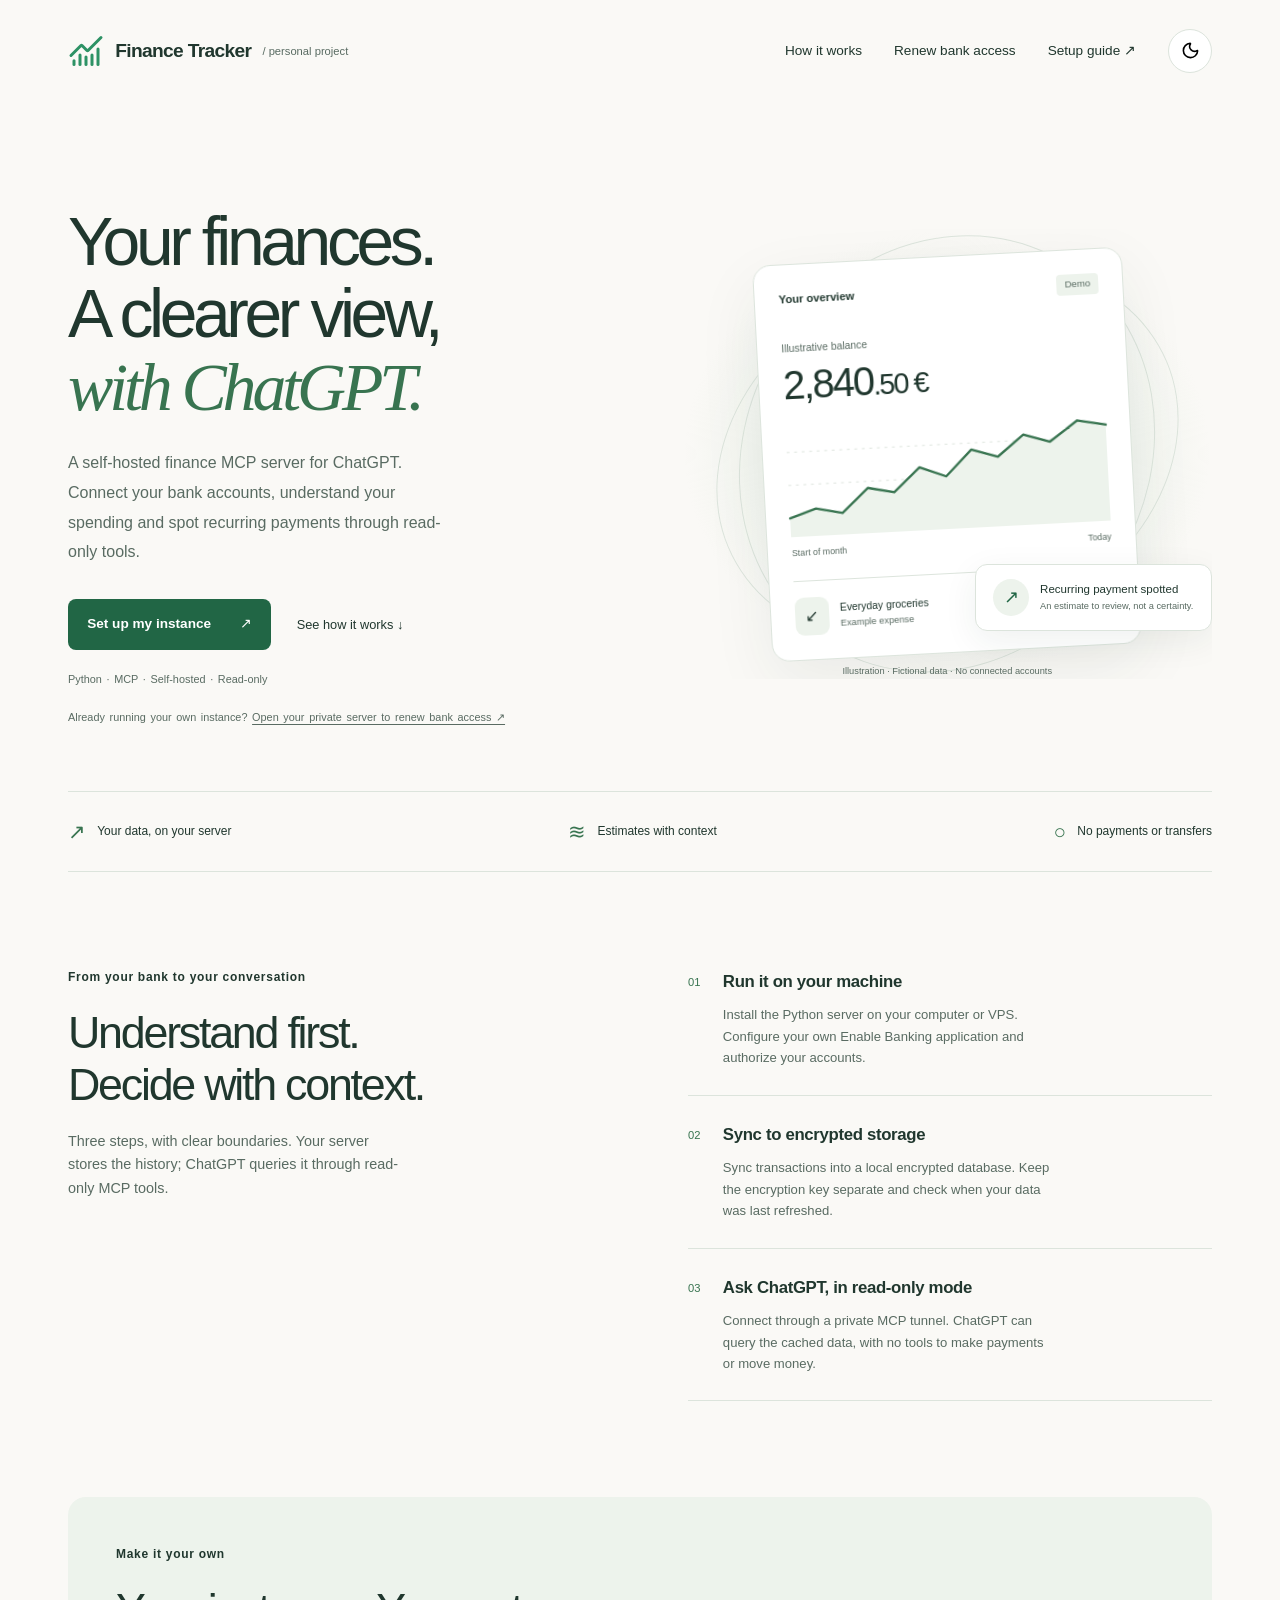
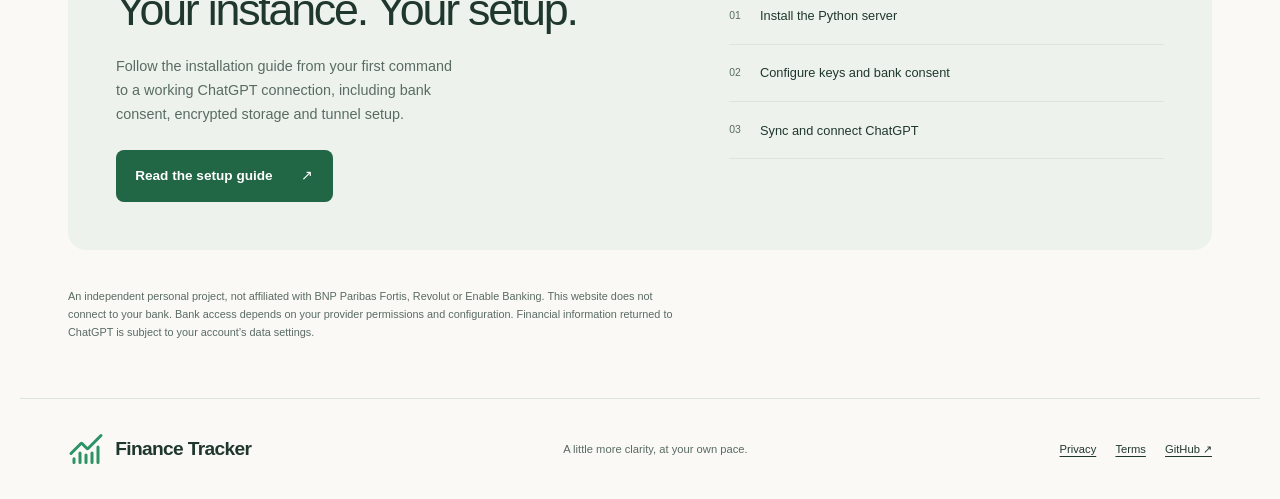
<file: index.html>
<!doctype html>
<html lang="en">
<head>
  <meta charset="utf-8">
  <meta name="viewport" content="width=device-width,initial-scale=1">
  <meta name="referrer" content="no-referrer">
  <meta http-equiv="Content-Security-Policy" content="default-src 'none'; style-src 'self'; script-src 'self'; base-uri 'none'; form-action 'none'; connect-src 'none'; img-src 'self'">
  <meta name="description" content="A self-hosted finance MCP server for ChatGPT. Explore bank accounts, spending and recurring payments with read-only tools and encrypted local storage.">
  <script src="theme.js"></script>
  <link rel="stylesheet" href="style.css">
  <link rel="icon" href="favicon.svg" type="image/svg+xml">
  <title>Finance Tracker — A finance MCP server for ChatGPT</title>
</head>
<body><a class="skip" href="#main">Skip to content</a>
<header><nav aria-label="Main navigation">
  <a class="brand" href="index.html"><img class="brand-mark" src="favicon.svg" alt="" width="36" height="36">Finance Tracker<span class="project-label"> / personal project</span></a>
  <div class="nav-links"><a href="index.html#how-it-works">How it works</a><a href="connection.html">Renew bank access</a><a href="installation.html">Setup guide <span aria-hidden="true">↗</span></a><button class="theme-toggle" id="theme-toggle" type="button" aria-label="Switch to dark theme" aria-pressed="false" title="Switch to dark theme"><img class="moon-icon" src="moon.svg" alt="" width="19" height="19"><img class="sun-icon" src="sun.svg" alt="" width="19" height="19"></button></div>
</nav></header><main id="main">
  <section class="hero" aria-labelledby="hero-title">
    <div class="hero-copy">
      <h1 id="hero-title">Your finances.<br>A clearer view,<br><em>with ChatGPT.</em></h1>
      <p class="intro">A self-hosted finance MCP server for ChatGPT. Connect your bank accounts, understand your spending and spot recurring payments through read-only tools.</p>
      <div class="actions"><a class="button" href="installation.html">Set up my instance <span aria-hidden="true">↗</span></a><a class="text-link" href="#how-it-works">See how it works <span aria-hidden="true">↓</span></a></div>
      <p class="hero-note">Python · MCP · Self-hosted · Read-only</p>
      <p class="hero-note">Already running your own instance? <a href="connection.html">Open your private server to renew bank access ↗</a></p>
    </div>
    <figure class="visual" aria-label="Illustrated financial summary with fictional data">
      <div class="visual-grid" aria-hidden="true"></div><span class="orbit orbit-one" aria-hidden="true"></span><span class="orbit orbit-two" aria-hidden="true"></span>
      <div class="summary"><div class="summary-top"><span>Your overview</span><span class="demo">Demo</span></div><p class="balance-label">Illustrative balance</p><p class="balance">2,840<span>.50 €</span></p>
        <svg class="chart" viewBox="0 0 340 120" role="img" aria-label="Decorative chart of a fictional balance"><path class="chart-guide" d="M0 30H340 M0 65H340 M0 100H340"/><path class="chart-fill" d="M0 100L28 91L56 97L84 72L112 78L140 53L168 64L196 37L224 46L252 24L280 33L310 12L340 18V120H0Z"/><path class="chart-line" d="M0 100L28 91L56 97L84 72L112 78L140 53L168 64L196 37L224 46L252 24L280 33L310 12L340 18"/></svg>
        <div class="chart-caption"><span>Start of month</span><span>Today</span></div><div class="transaction"><span class="transaction-icon" aria-hidden="true">↙</span><span>Everyday groceries<small>Example expense</small></span><strong>− 48.60 €</strong></div>
      </div><div class="floating-note"><span class="note-icon" aria-hidden="true">↗</span><span>Recurring payment spotted<small>An estimate to review, not a certainty.</small></span></div>
      <figcaption>Illustration · Fictional data · No connected accounts</figcaption>
    </figure>
  </section>
  <section class="principles" aria-label="Project principles"><p><span aria-hidden="true">↗</span> Your data, on your server</p><p><span aria-hidden="true">≋</span> Estimates with context</p><p><span aria-hidden="true">○</span> No payments or transfers</p></section>
  <section id="how-it-works" class="features" aria-labelledby="features-title"><div class="section-heading"><p class="eyebrow">From your bank to your conversation</p><h2 id="features-title">Understand first.<br>Decide with context.</h2><p>Three steps, with clear boundaries. Your server stores the history; ChatGPT queries it through read-only MCP tools.</p></div>
    <div class="feature-list"><article><span class="number">01</span><div><h3>Run it on your machine</h3><p>Install the Python server on your computer or VPS. Configure your own Enable Banking application and authorize your accounts.</p></div></article><article><span class="number">02</span><div><h3>Sync to encrypted storage</h3><p>Sync transactions into a local encrypted database. Keep the encryption key separate and check when your data was last refreshed.</p></div></article><article><span class="number">03</span><div><h3>Ask ChatGPT, in read-only mode</h3><p>Connect through a private MCP tunnel. ChatGPT can query the cached data, with no tools to make payments or move money.</p></div></article></div>
  </section>
  <section class="setup" aria-labelledby="setup-title"><div><p class="eyebrow">Make it your own</p><h2 id="setup-title">Your instance. Your setup.</h2><p>Follow the installation guide from your first command to a working ChatGPT connection, including bank consent, encrypted storage and tunnel setup.</p><a class="button" href="installation.html">Read the setup guide <span aria-hidden="true">↗</span></a></div><ol class="setup-steps"><li><span>01</span> Install the Python server</li><li><span>02</span> Configure keys and bank consent</li><li><span>03</span> Sync and connect ChatGPT</li></ol></section>
  <aside class="disclaimer"><p>An independent personal project, not affiliated with BNP Paribas Fortis, Revolut or Enable Banking. This website does not connect to your bank. Bank access depends on your provider permissions and configuration. Financial information returned to ChatGPT is subject to your account’s data settings.</p></aside>
</main><footer><a class="brand" href="index.html"><img class="brand-mark" src="favicon.svg" alt="" width="36" height="36">Finance Tracker</a><p>A little more clarity, at your own pace.</p><div><a href="privacy.html">Privacy</a><a href="terms.html">Terms</a><a href="https://github.com/edouaz/finance-bot">GitHub ↗</a></div></footer></body>
</html>
</file>
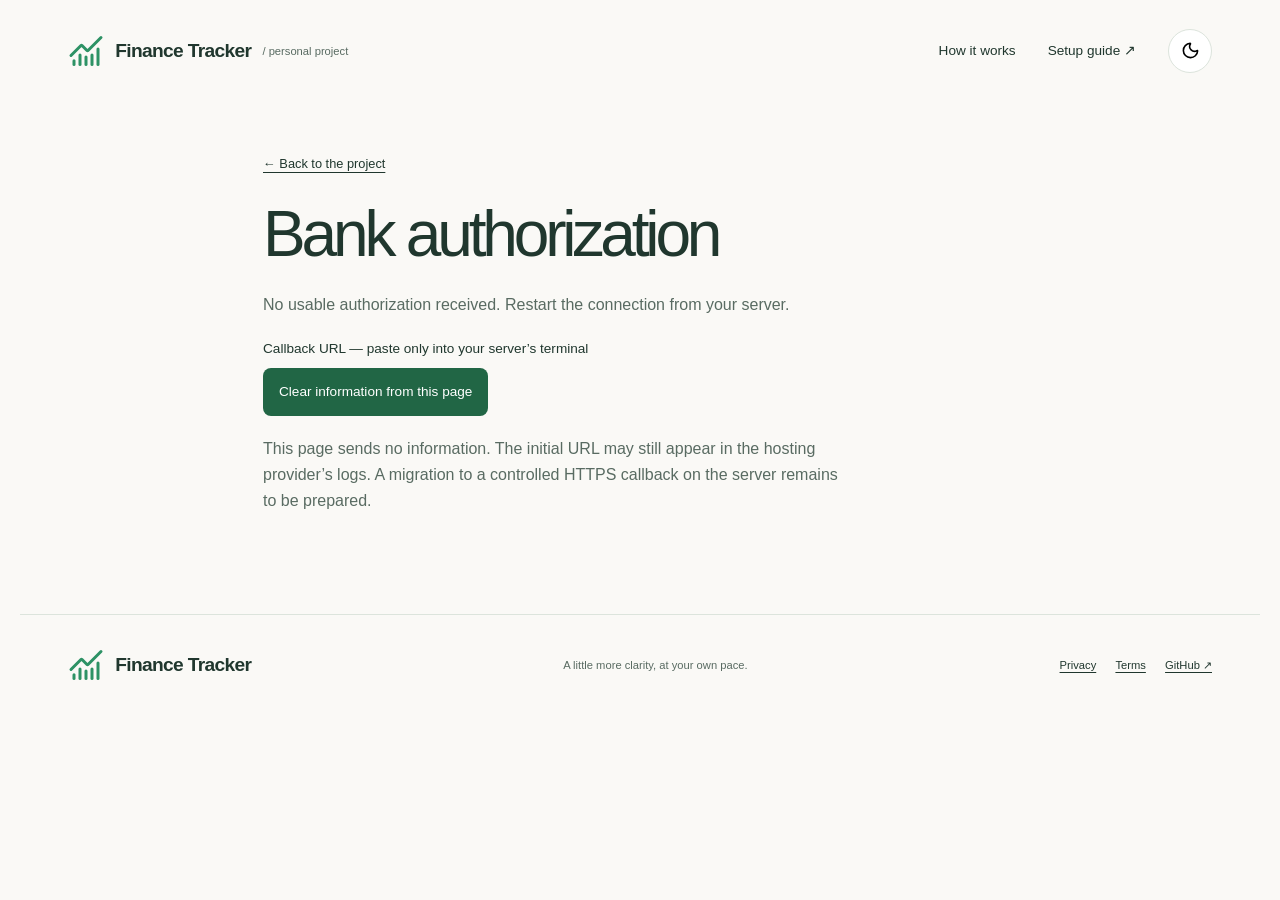
<file: callback.html>
<!doctype html>
<html lang="en">
<head>
  <meta charset="utf-8">
  <meta name="viewport" content="width=device-width,initial-scale=1">
  <meta name="referrer" content="no-referrer">
  <meta http-equiv="Content-Security-Policy" content="default-src 'none'; style-src 'self'; script-src 'self'; base-uri 'none'; form-action 'none'; connect-src 'none'; img-src 'self'">
  <meta name="description" content="A self-hosted finance MCP server for ChatGPT. Explore bank accounts, spending and recurring payments with read-only tools and encrypted local storage.">
  <script src="callback.js"></script>
  <script src="theme.js"></script>
  <link rel="stylesheet" href="style.css">
  <link rel="icon" href="favicon.svg" type="image/svg+xml">
  <title>Bank authorization — Finance Tracker</title>
</head>
<body><a class="skip" href="#main">Skip to content</a>
<header><nav aria-label="Main navigation">
  <a class="brand" href="index.html"><img class="brand-mark" src="favicon.svg" alt="" width="36" height="36">Finance Tracker<span class="project-label"> / personal project</span></a>
  <div class="nav-links"><a href="index.html#how-it-works">How it works</a><a href="installation.html">Setup guide <span aria-hidden="true">↗</span></a><button class="theme-toggle" id="theme-toggle" type="button" aria-label="Switch to dark theme" aria-pressed="false" title="Switch to dark theme"><img class="moon-icon" src="moon.svg" alt="" width="19" height="19"><img class="sun-icon" src="sun.svg" alt="" width="19" height="19"></button></div>
</nav></header><main id="main" class="document"><a class="back-link" href="index.html">← Back to the project</a><h1>Bank authorization</h1>
<p id="status" role="status">Processing the bank callback locally…</p>
<label for="callback">Callback URL — paste only into your server’s terminal</label><textarea id="callback" readonly autocomplete="off" spellcheck="false"></textarea>
<p><button id="clear" type="button">Clear information from this page</button></p>
<p>This page sends no information. The initial URL may still appear in the hosting provider’s logs. A migration to a controlled HTTPS callback on the server remains to be prepared.</p>
<noscript>JavaScript is required to remove sensitive parameters from the address bar. Close this tab and restart authorization in a browser with JavaScript enabled.</noscript></main><footer><a class="brand" href="index.html"><img class="brand-mark" src="favicon.svg" alt="" width="36" height="36">Finance Tracker</a><p>A little more clarity, at your own pace.</p><div><a href="privacy.html">Privacy</a><a href="terms.html">Terms</a><a href="https://github.com/edouaz/finance-bot">GitHub ↗</a></div></footer></body>
</html>
</file>
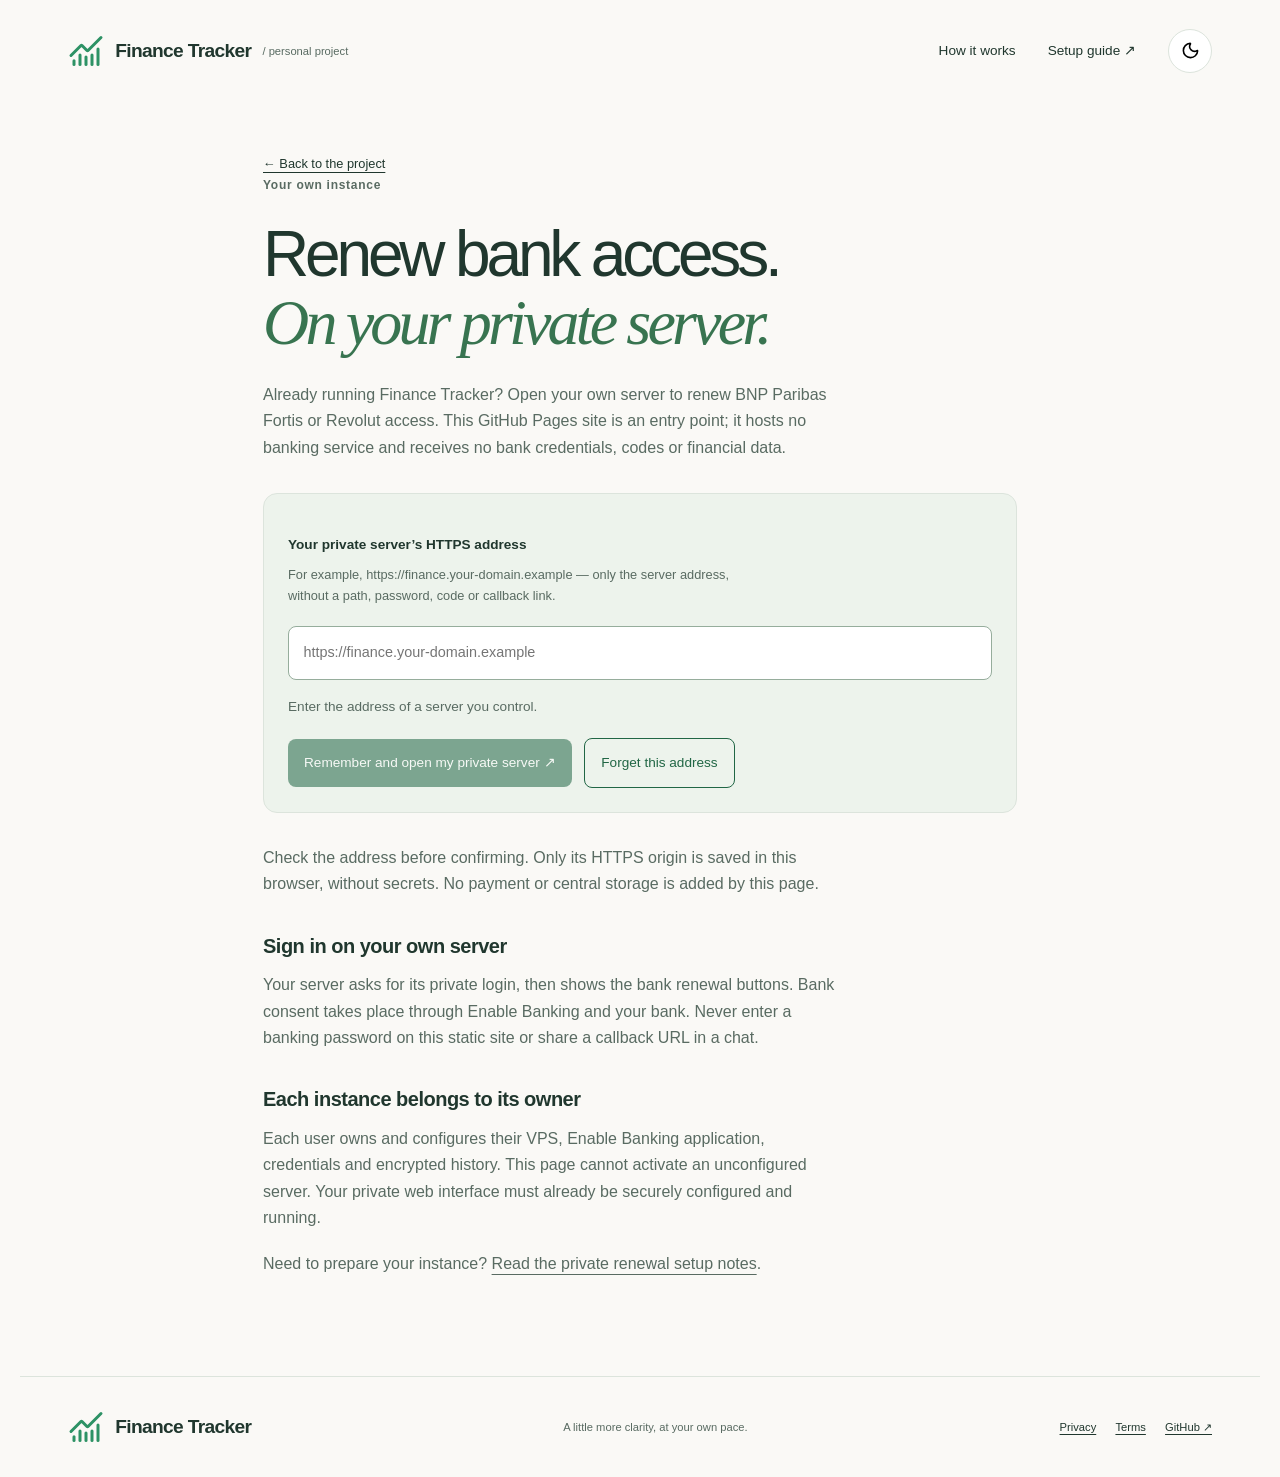
<file: connection.html>
<!doctype html>
<html lang="en">
<head>
  <meta charset="utf-8">
  <meta name="viewport" content="width=device-width,initial-scale=1">
  <meta name="referrer" content="no-referrer">
  <meta http-equiv="Content-Security-Policy" content="default-src 'none'; style-src 'self'; script-src 'self'; base-uri 'none'; form-action 'none'; connect-src 'none'; img-src 'self'">
  <meta name="description" content="Open your own private Finance Tracker server to renew BNP Paribas Fortis or Revolut access. No banking service or financial data is hosted on this page.">
  <script src="theme.js"></script>
  <link rel="stylesheet" href="style.css">
  <link rel="icon" href="favicon.svg" type="image/svg+xml">
  <script src="connection.js" defer></script>
  <title>Renew bank access — Finance Tracker</title>
</head>
<body><a class="skip" href="#main">Skip to content</a>
<header><nav aria-label="Main navigation">
  <a class="brand" href="index.html"><img class="brand-mark" src="favicon.svg" alt="" width="36" height="36">Finance Tracker<span class="project-label"> / personal project</span></a>
  <div class="nav-links"><a href="index.html#how-it-works">How it works</a><a href="installation.html">Setup guide <span aria-hidden="true">↗</span></a><button class="theme-toggle" id="theme-toggle" type="button" aria-label="Switch to dark theme" aria-pressed="false" title="Switch to dark theme"><img class="moon-icon" src="moon.svg" alt="" width="19" height="19"><img class="sun-icon" src="sun.svg" alt="" width="19" height="19"></button></div>
</nav></header>
<main id="main" class="document">
  <a class="back-link" href="index.html">← Back to the project</a>
  <p class="eyebrow">Your own instance</p>
  <h1>Renew bank access.<br><em>On your private server.</em></h1>
  <p>Already running Finance Tracker? Open your own server to renew BNP Paribas Fortis or Revolut access. This GitHub Pages site is an entry point; it hosts no banking service and receives no bank credentials, codes or financial data.</p>
  <div class="connection-panel">
    <label for="server">Your private server’s HTTPS address</label>
    <p id="server-help">For example, https://finance.your-domain.example — only the server address, without a path, password, code or callback link.</p>
    <input id="server" type="url" inputmode="url" autocomplete="off" autocapitalize="none" spellcheck="false" aria-describedby="server-help status" placeholder="https://finance.your-domain.example">
    <p id="status" role="status" aria-live="polite">Enter the address of a server you control.</p>
    <div class="actions"><button id="open" type="button" disabled>Remember and open my private server <span aria-hidden="true">↗</span></button><button id="forget" class="secondary-button" type="button">Forget this address</button></div>
  </div>
  <p>Check the address before confirming. Only its HTTPS origin is saved in this browser, without secrets. No payment or central storage is added by this page.</p>
  <h2>Sign in on your own server</h2>
  <p>Your server asks for its private login, then shows the bank renewal buttons. Bank consent takes place through Enable Banking and your bank. Never enter a banking password on this static site or share a callback URL in a chat.</p>
  <h2>Each instance belongs to its owner</h2>
  <p>Each user owns and configures their VPS, Enable Banking application, credentials and encrypted history. This page cannot activate an unconfigured server. Your private web interface must already be securely configured and running.</p>
  <p>Need to prepare your instance? <a href="installation.html#private-renewal">Read the private renewal setup notes</a>.</p>
  <noscript>JavaScript is needed to validate and remember the address. You can open your own private server directly from your browser’s address bar.</noscript>
</main>
<footer><a class="brand" href="index.html"><img class="brand-mark" src="favicon.svg" alt="" width="36" height="36">Finance Tracker</a><p>A little more clarity, at your own pace.</p><div><a href="privacy.html">Privacy</a><a href="terms.html">Terms</a><a href="https://github.com/edouaz/finance-bot">GitHub ↗</a></div></footer>
</body>
</html>
</file>
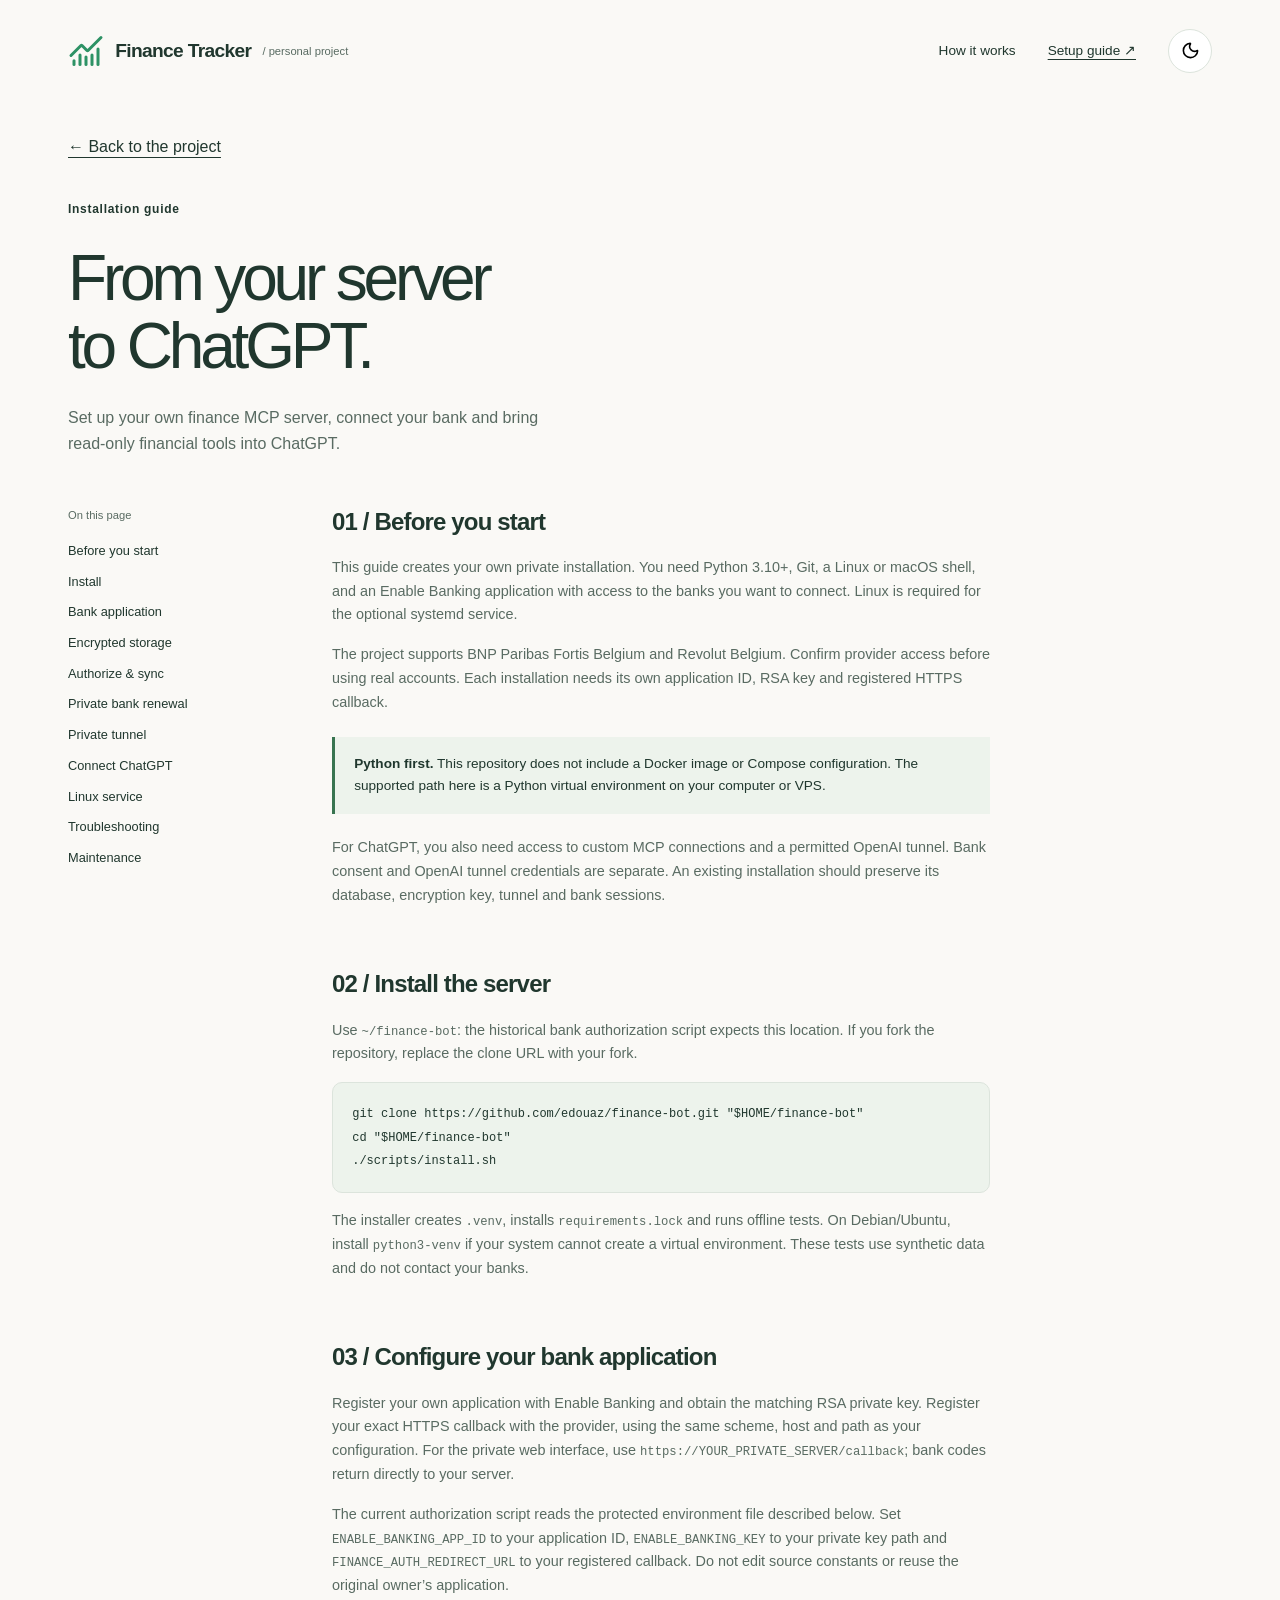
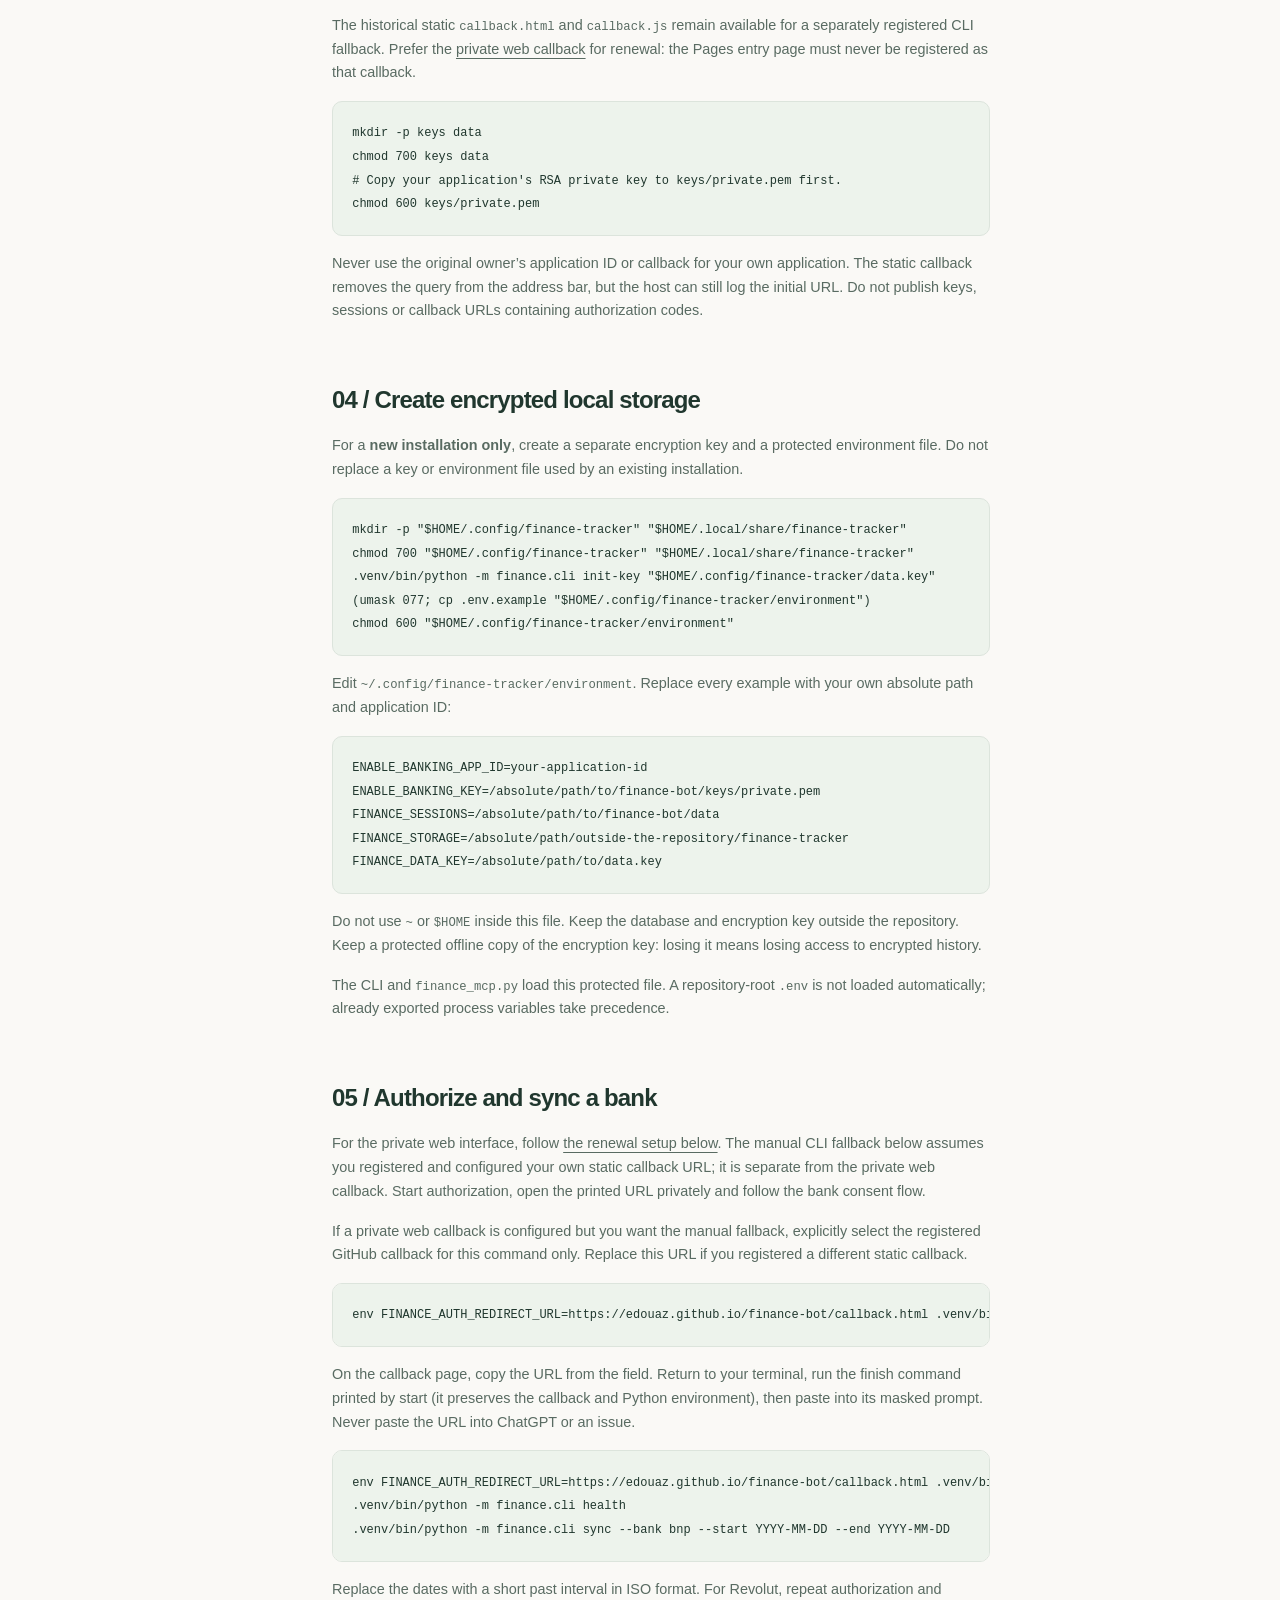
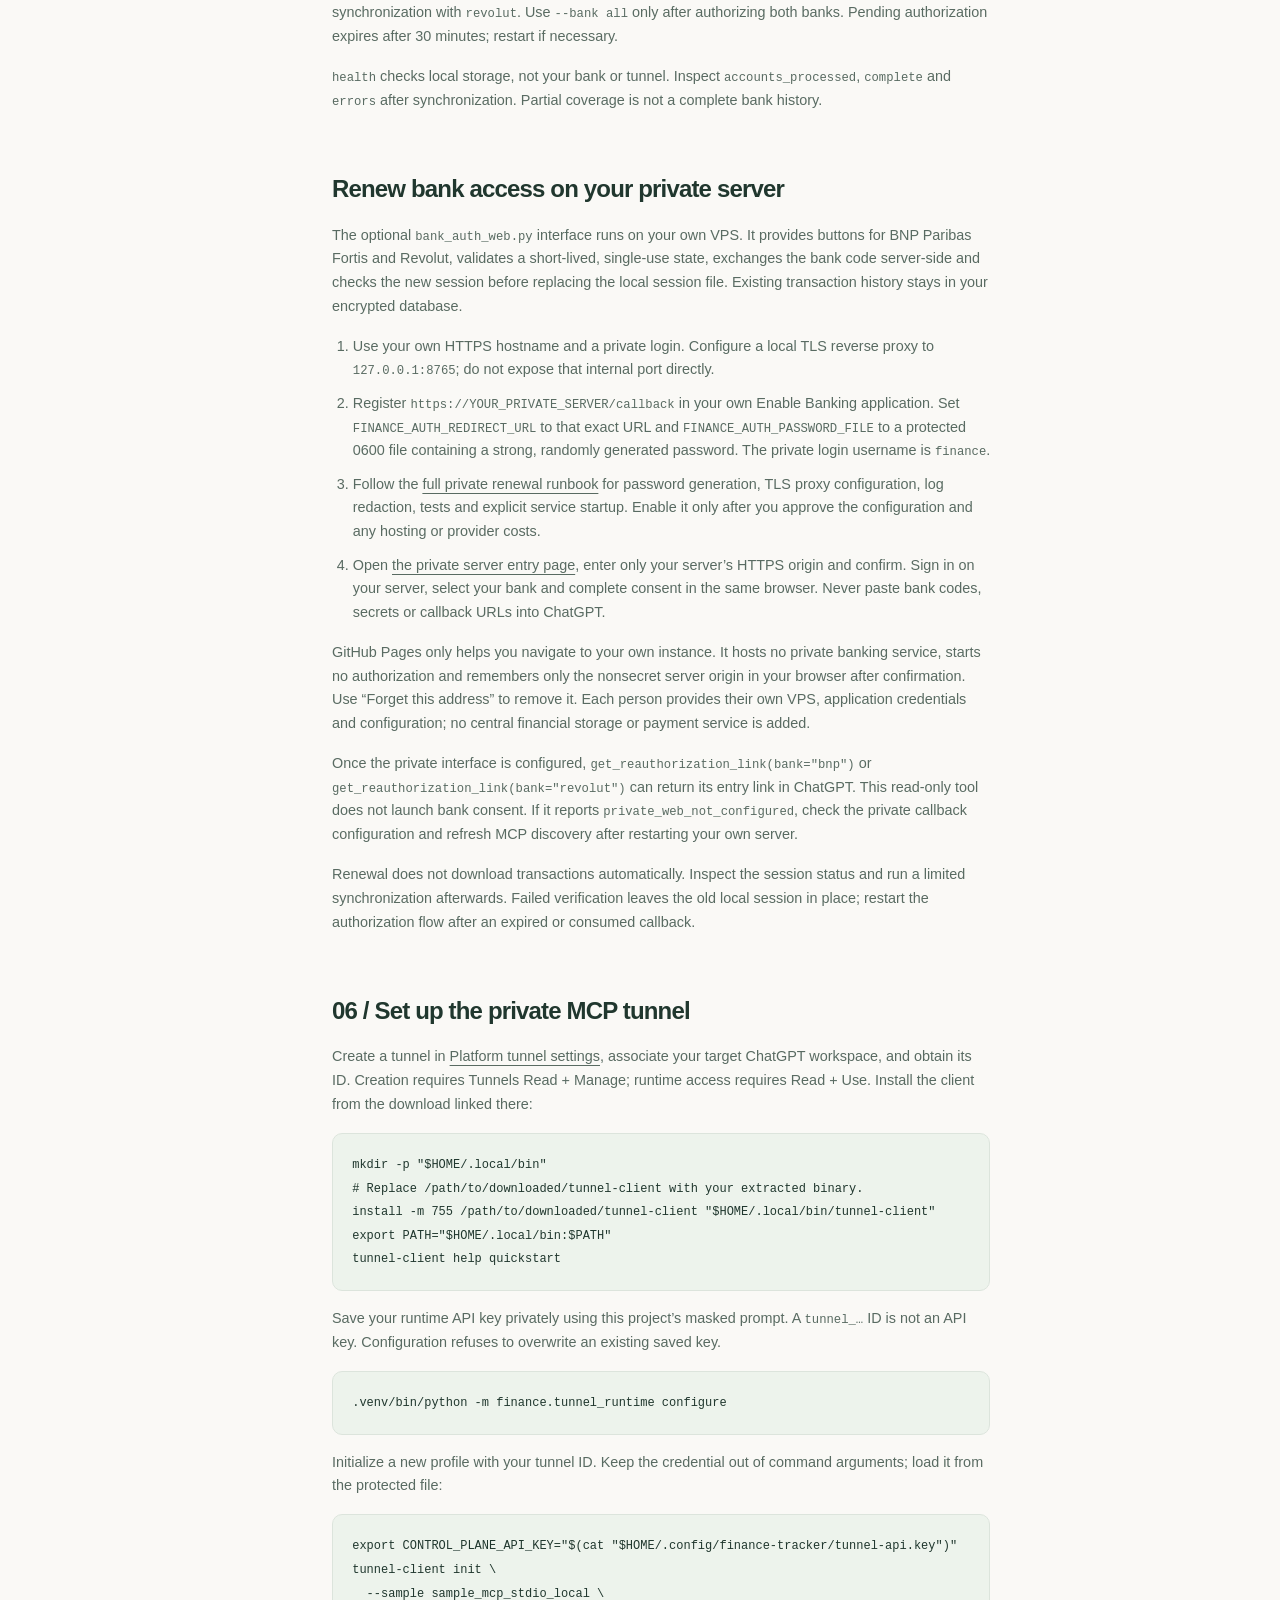
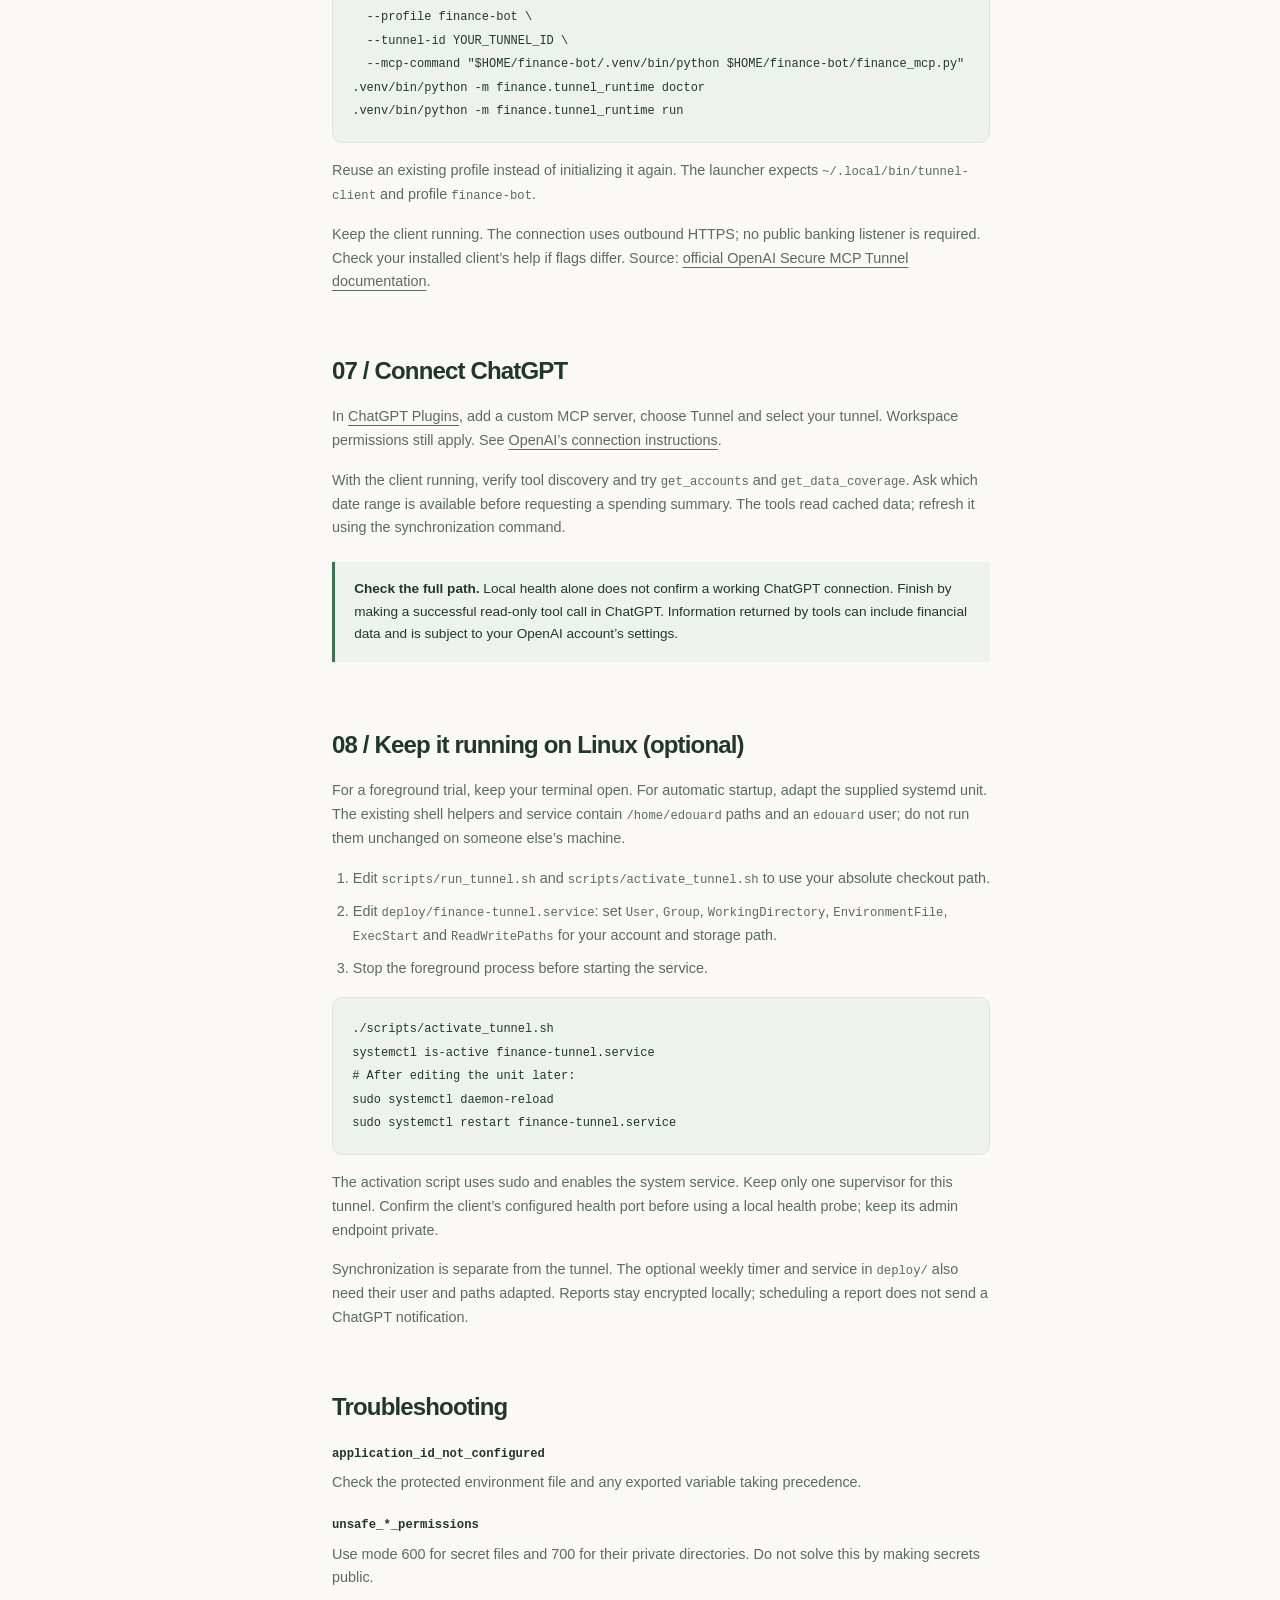
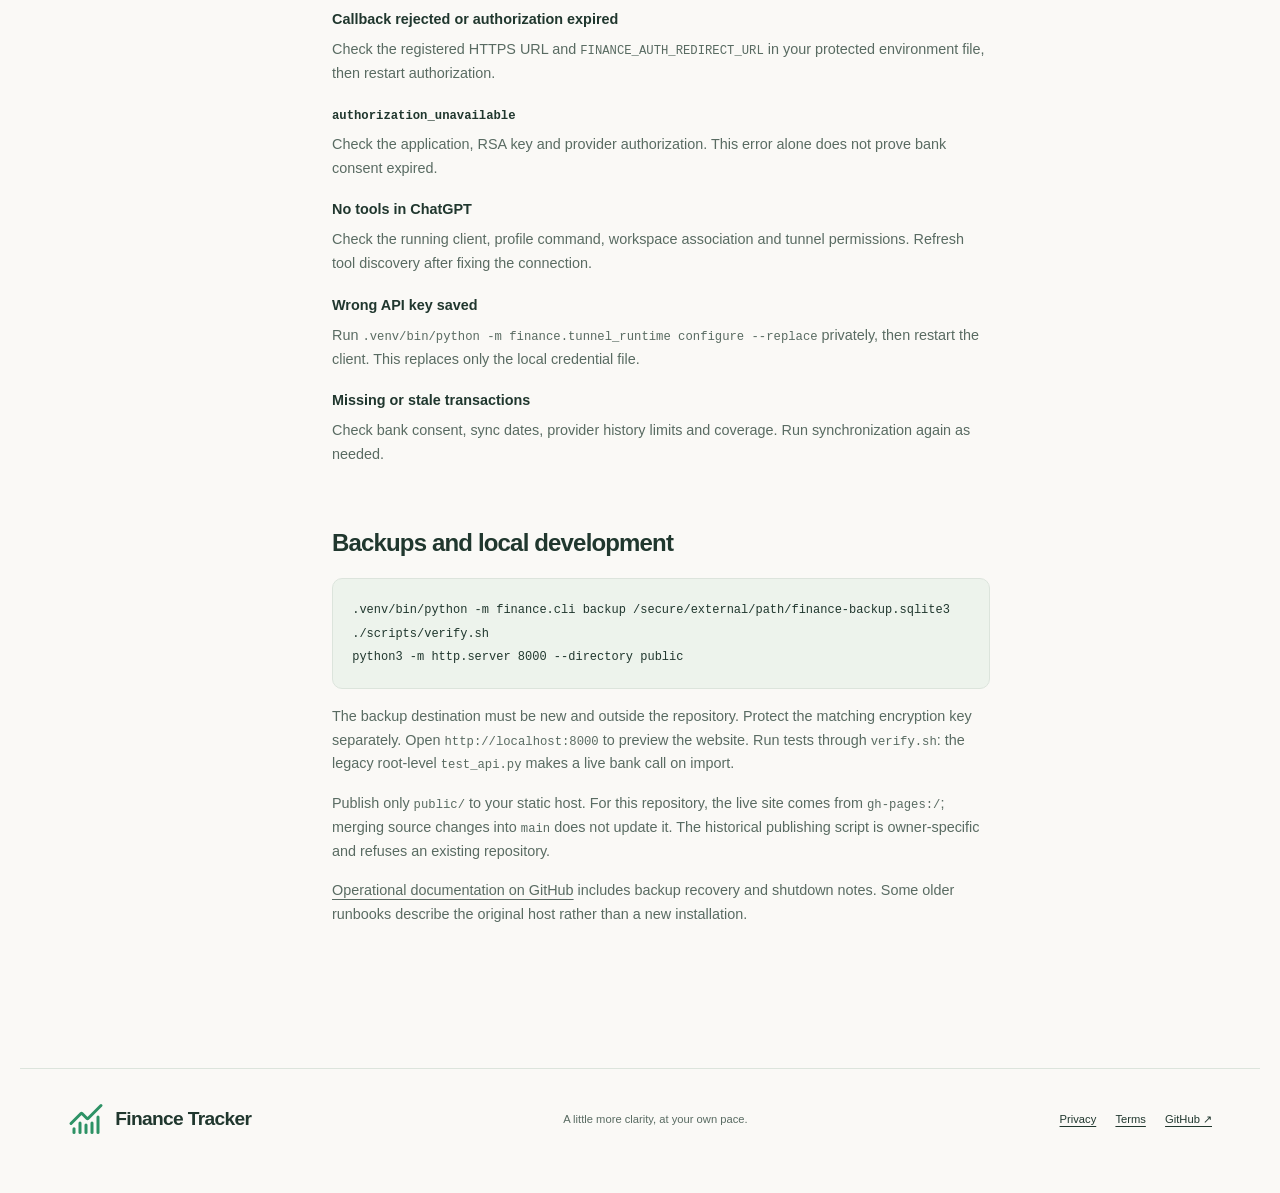
<file: installation.html>
<!doctype html>
<html lang="en">
<head>
  <meta charset="utf-8">
  <meta name="viewport" content="width=device-width,initial-scale=1">
  <meta name="referrer" content="no-referrer">
  <meta http-equiv="Content-Security-Policy" content="default-src 'none'; style-src 'self'; script-src 'self'; base-uri 'none'; form-action 'none'; connect-src 'none'; img-src 'self'">
  <meta name="description" content="A self-hosted finance MCP server for ChatGPT. Explore bank accounts, spending and recurring payments with read-only tools and encrypted local storage.">
  <script src="theme.js"></script>
  <link rel="stylesheet" href="style.css">
  <link rel="icon" href="favicon.svg" type="image/svg+xml">
  <title>Installation guide — Finance Tracker</title>
</head><body><a class="skip" href="#main">Skip to content</a>
<header>
<nav aria-label="Main navigation">
  <a class="brand" href="index.html"><img class="brand-mark" src="favicon.svg" alt="" width="36" height="36">Finance Tracker<span class="project-label"> / personal project</span></a>
  <div class="nav-links"><a href="index.html#how-it-works">How it works</a><a href="installation.html" aria-current="page">Setup guide <span aria-hidden="true">↗</span></a>
<button class="theme-toggle" id="theme-toggle" type="button" aria-label="Switch to dark theme" aria-pressed="false" title="Switch to dark theme"><img class="moon-icon" src="moon.svg" alt="" width="19" height="19"><img class="sun-icon" src="sun.svg" alt="" width="19" height="19"></button></div>
</nav>
</header>
<main id="main" class="guide">
<header class="guide-heading"><a class="back-link" href="index.html">← Back to the project</a>
<p class="eyebrow">Installation guide</p>
<h1>From your server<br>to ChatGPT.</h1>
<p>Set up your own finance MCP server, connect your bank and bring read-only financial tools into ChatGPT.</p>
</header>
<div class="guide-layout">
<aside class="guide-toc">
<nav aria-label="On this page">
<p>On this page</p><a href="#requirements">Before you start</a><a href="#install">Install</a><a href="#bank">Bank application</a><a href="#storage">Encrypted storage</a><a href="#consent">Authorize & sync</a><a href="#private-renewal">Private bank renewal</a><a href="#tunnel">Private tunnel</a><a href="#chatgpt">Connect ChatGPT</a><a href="#persistent">Linux service</a><a href="#troubleshooting">Troubleshooting</a><a href="#maintenance">Maintenance</a>
</nav>
</aside>
<article class="guide-content">
<section id="requirements" class="guide-section">
<h2>01 / Before you start</h2>
<p>This guide creates your own private installation. You need Python 3.10+, Git, a Linux or macOS shell, and an Enable Banking application with access to the banks you want to connect. Linux is required for the optional systemd service.</p>
<p>The project supports BNP Paribas Fortis Belgium and Revolut Belgium. Confirm provider access before using real accounts. Each installation needs its own application ID, RSA key and registered HTTPS callback.</p>
<div class="guide-note"><strong>Python first.</strong> This repository does not include a Docker image or Compose configuration. The supported path here is a Python virtual environment on your computer or VPS.</div>
<p>For ChatGPT, you also need access to custom MCP connections and a permitted OpenAI tunnel. Bank consent and OpenAI tunnel credentials are separate. An existing installation should preserve its database, encryption key, tunnel and bank sessions.</p>
</section>
<section id="install" class="guide-section">
<h2>02 / Install the server</h2>
<p>Use <code>~/finance-bot</code>: the historical bank authorization script expects this location. If you fork the repository, replace the clone URL with your fork.</p>
<pre><code>git clone https://github.com/edouaz/finance-bot.git &quot;$HOME/finance-bot&quot;
cd &quot;$HOME/finance-bot&quot;
./scripts/install.sh</code>
</pre>
<p>The installer creates <code>.venv</code>, installs <code>requirements.lock</code> and runs offline tests. On Debian/Ubuntu, install <code>python3-venv</code> if your system cannot create a virtual environment. These tests use synthetic data and do not contact your banks.</p>
</section>
<section id="bank" class="guide-section">
<h2>03 / Configure your bank application</h2>
<p>Register your own application with Enable Banking and obtain the matching RSA private key. Register your exact HTTPS callback with the provider, using the same scheme, host and path as your configuration. For the private web interface, use <code>https://YOUR_PRIVATE_SERVER/callback</code>; bank codes return directly to your server.</p>
<p>The current authorization script reads the protected environment file described below. Set <code>ENABLE_BANKING_APP_ID</code> to your application ID, <code>ENABLE_BANKING_KEY</code> to your private key path and <code>FINANCE_AUTH_REDIRECT_URL</code> to your registered callback. Do not edit source constants or reuse the original owner’s application.</p>
<p>The historical static <code>callback.html</code> and <code>callback.js</code> remain available for a separately registered CLI fallback. Prefer the <a href="#private-renewal">private web callback</a> for renewal: the Pages entry page must never be registered as that callback.</p>
<pre><code>mkdir -p keys data
chmod 700 keys data
# Copy your application&#x27;s RSA private key to keys/private.pem first.
chmod 600 keys/private.pem</code>
</pre>
<p>Never use the original owner’s application ID or callback for your own application. The static callback removes the query from the address bar, but the host can still log the initial URL. Do not publish keys, sessions or callback URLs containing authorization codes.</p>
</section>
<section id="storage" class="guide-section">
<h2>04 / Create encrypted local storage</h2>
<p>For a <strong>new installation only</strong>, create a separate encryption key and a protected environment file. Do not replace a key or environment file used by an existing installation.</p>
<pre><code>mkdir -p &quot;$HOME/.config/finance-tracker&quot; &quot;$HOME/.local/share/finance-tracker&quot;
chmod 700 &quot;$HOME/.config/finance-tracker&quot; &quot;$HOME/.local/share/finance-tracker&quot;
.venv/bin/python -m finance.cli init-key &quot;$HOME/.config/finance-tracker/data.key&quot;
(umask 077; cp .env.example &quot;$HOME/.config/finance-tracker/environment&quot;)
chmod 600 &quot;$HOME/.config/finance-tracker/environment&quot;</code>
</pre>
<p>Edit <code>~/.config/finance-tracker/environment</code>. Replace every example with your own absolute path and application ID:</p>
<pre><code>ENABLE_BANKING_APP_ID=your-application-id
ENABLE_BANKING_KEY=/absolute/path/to/finance-bot/keys/private.pem
FINANCE_SESSIONS=/absolute/path/to/finance-bot/data
FINANCE_STORAGE=/absolute/path/outside-the-repository/finance-tracker
FINANCE_DATA_KEY=/absolute/path/to/data.key</code>
</pre>
<p>Do not use <code>~</code> or <code>$HOME</code> inside this file. Keep the database and encryption key outside the repository. Keep a protected offline copy of the encryption key: losing it means losing access to encrypted history.</p>
<p>The CLI and <code>finance_mcp.py</code> load this protected file. A repository-root <code>.env</code> is not loaded automatically; already exported process variables take precedence.</p>
</section>
<section id="consent" class="guide-section">
<h2>05 / Authorize and sync a bank</h2>
<p>For the private web interface, follow <a href="#private-renewal">the renewal setup below</a>. The manual CLI fallback below assumes you registered and configured your own static callback URL; it is separate from the private web callback. Start authorization, open the printed URL privately and follow the bank consent flow.</p>
<p>If a private web callback is configured but you want the manual fallback, explicitly select the registered GitHub callback for this command only. Replace this URL if you registered a different static callback.</p>
<pre><code>env FINANCE_AUTH_REDIRECT_URL=https://edouaz.github.io/finance-bot/callback.html .venv/bin/python bank_auth.py start bnp</code>
</pre>
<p>On the callback page, copy the URL from the field. Return to your terminal, run the finish command printed by start (it preserves the callback and Python environment), then paste into its masked prompt. Never paste the URL into ChatGPT or an issue.</p>
<pre><code>env FINANCE_AUTH_REDIRECT_URL=https://edouaz.github.io/finance-bot/callback.html .venv/bin/python bank_auth.py finish bnp
.venv/bin/python -m finance.cli health
.venv/bin/python -m finance.cli sync --bank bnp --start YYYY-MM-DD --end YYYY-MM-DD</code>
</pre>
<p>Replace the dates with a short past interval in ISO format. For Revolut, repeat authorization and synchronization with <code>revolut</code>. Use <code>--bank all</code> only after authorizing both banks. Pending authorization expires after 30 minutes; restart if necessary.</p>
<p><code>health</code> checks local storage, not your bank or tunnel. Inspect <code>accounts_processed</code>, <code>complete</code> and <code>errors</code> after synchronization. Partial coverage is not a complete bank history.</p>
</section>
<section id="private-renewal" class="guide-section">
<h2>Renew bank access on your private server</h2>
<p>The optional <code>bank_auth_web.py</code> interface runs on your own VPS. It provides buttons for BNP Paribas Fortis and Revolut, validates a short-lived, single-use state, exchanges the bank code server-side and checks the new session before replacing the local session file. Existing transaction history stays in your encrypted database.</p>
<ol>
<li>Use your own HTTPS hostname and a private login. Configure a local TLS reverse proxy to <code>127.0.0.1:8765</code>; do not expose that internal port directly.</li>
<li>Register <code>https://YOUR_PRIVATE_SERVER/callback</code> in your own Enable Banking application. Set <code>FINANCE_AUTH_REDIRECT_URL</code> to that exact URL and <code>FINANCE_AUTH_PASSWORD_FILE</code> to a protected 0600 file containing a strong, randomly generated password. The private login username is <code>finance</code>.</li>
<li>Follow the <a href="https://github.com/edouaz/finance-bot/blob/main/docs/BANK_REAUTHORIZATION.md">full private renewal runbook</a> for password generation, TLS proxy configuration, log redaction, tests and explicit service startup. Enable it only after you approve the configuration and any hosting or provider costs.</li>
<li>Open <a href="connection.html">the private server entry page</a>, enter only your server’s HTTPS origin and confirm. Sign in on your server, select your bank and complete consent in the same browser. Never paste bank codes, secrets or callback URLs into ChatGPT.</li>
</ol>
<p>GitHub Pages only helps you navigate to your own instance. It hosts no private banking service, starts no authorization and remembers only the nonsecret server origin in your browser after confirmation. Use “Forget this address” to remove it. Each person provides their own VPS, application credentials and configuration; no central financial storage or payment service is added.</p>
<p>Once the private interface is configured, <code>get_reauthorization_link(bank="bnp")</code> or <code>get_reauthorization_link(bank="revolut")</code> can return its entry link in ChatGPT. This read-only tool does not launch bank consent. If it reports <code>private_web_not_configured</code>, check the private callback configuration and refresh MCP discovery after restarting your own server.</p>
<p>Renewal does not download transactions automatically. Inspect the session status and run a limited synchronization afterwards. Failed verification leaves the old local session in place; restart the authorization flow after an expired or consumed callback.</p>
</section>
<section id="tunnel" class="guide-section">
<h2>06 / Set up the private MCP tunnel</h2>
<p>Create a tunnel in <a href="https://platform.openai.com/settings/organization/tunnels">Platform tunnel settings</a>, associate your target ChatGPT workspace, and obtain its ID. Creation requires Tunnels Read + Manage; runtime access requires Read + Use. Install the client from the download linked there:</p>
<pre><code>mkdir -p &quot;$HOME/.local/bin&quot;
# Replace /path/to/downloaded/tunnel-client with your extracted binary.
install -m 755 /path/to/downloaded/tunnel-client &quot;$HOME/.local/bin/tunnel-client&quot;
export PATH=&quot;$HOME/.local/bin:$PATH&quot;
tunnel-client help quickstart</code>
</pre>
<p>Save your runtime API key privately using this project’s masked prompt. A <code>tunnel_…</code> ID is not an API key. Configuration refuses to overwrite an existing saved key.</p>
<pre><code>.venv/bin/python -m finance.tunnel_runtime configure</code>
</pre>
<p>Initialize a new profile with your tunnel ID. Keep the credential out of command arguments; load it from the protected file:</p>
<pre><code>export CONTROL_PLANE_API_KEY=&quot;$(cat &quot;$HOME/.config/finance-tracker/tunnel-api.key&quot;)&quot;
tunnel-client init \
  --sample sample_mcp_stdio_local \
  --profile finance-bot \
  --tunnel-id YOUR_TUNNEL_ID \
  --mcp-command &quot;$HOME/finance-bot/.venv/bin/python $HOME/finance-bot/finance_mcp.py&quot;
.venv/bin/python -m finance.tunnel_runtime doctor
.venv/bin/python -m finance.tunnel_runtime run</code>
</pre>
<p>Reuse an existing profile instead of initializing it again. The launcher expects <code>~/.local/bin/tunnel-client</code> and profile <code>finance-bot</code>.</p>
<p>Keep the client running. The connection uses outbound HTTPS; no public banking listener is required. Check your installed client’s help if flags differ. Source: <a href="https://developers.openai.com/api/docs/guides/secure-mcp-tunnels">official OpenAI Secure MCP Tunnel documentation</a>.</p>
</section>
<section id="chatgpt" class="guide-section">
<h2>07 / Connect ChatGPT</h2>
<p>In <a href="https://chatgpt.com/plugins">ChatGPT Plugins</a>, add a custom MCP server, choose Tunnel and select your tunnel. Workspace permissions still apply. See <a href="https://developers.openai.com/api/docs/guides/secure-mcp-tunnels#connect-from-chatgpt">OpenAI’s connection instructions</a>.</p>
<p>With the client running, verify tool discovery and try <code>get_accounts</code> and <code>get_data_coverage</code>. Ask which date range is available before requesting a spending summary. The tools read cached data; refresh it using the synchronization command.</p>
<div class="guide-note"><strong>Check the full path.</strong> Local health alone does not confirm a working ChatGPT connection. Finish by making a successful read-only tool call in ChatGPT. Information returned by tools can include financial data and is subject to your OpenAI account’s settings.</div>
</section>
<section id="persistent" class="guide-section">
<h2>08 / Keep it running on Linux (optional)</h2>
<p>For a foreground trial, keep your terminal open. For automatic startup, adapt the supplied systemd unit. The existing shell helpers and service contain <code>/home/edouard</code> paths and an <code>edouard</code> user; do not run them unchanged on someone else’s machine.</p>
<ol>
<li>Edit <code>scripts/run_tunnel.sh</code> and <code>scripts/activate_tunnel.sh</code> to use your absolute checkout path.</li>
<li>Edit <code>deploy/finance-tunnel.service</code>: set <code>User</code>, <code>Group</code>, <code>WorkingDirectory</code>, <code>EnvironmentFile</code>, <code>ExecStart</code> and <code>ReadWritePaths</code> for your account and storage path.</li>
<li>Stop the foreground process before starting the service.</li>
</ol>
<pre><code>./scripts/activate_tunnel.sh
systemctl is-active finance-tunnel.service
# After editing the unit later:
sudo systemctl daemon-reload
sudo systemctl restart finance-tunnel.service</code>
</pre>
<p>The activation script uses sudo and enables the system service. Keep only one supervisor for this tunnel. Confirm the client’s configured health port before using a local health probe; keep its admin endpoint private.</p>
<p>Synchronization is separate from the tunnel. The optional weekly timer and service in <code>deploy/</code> also need their user and paths adapted. Reports stay encrypted locally; scheduling a report does not send a ChatGPT notification.</p>
</section>
<section id="troubleshooting" class="guide-section">
<h2>Troubleshooting</h2>
<dl>
<dt><code>application_id_not_configured</code>
</dt>
<dd>Check the protected environment file and any exported variable taking precedence.</dd>
<dt><code>unsafe_*_permissions</code>
</dt>
<dd>Use mode 600 for secret files and 700 for their private directories. Do not solve this by making secrets public.</dd>
<dt>Callback rejected or authorization expired</dt>
<dd>Check the registered HTTPS URL and <code>FINANCE_AUTH_REDIRECT_URL</code> in your protected environment file, then restart authorization.</dd>
<dt><code>authorization_unavailable</code>
</dt>
<dd>Check the application, RSA key and provider authorization. This error alone does not prove bank consent expired.</dd>
<dt>No tools in ChatGPT</dt>
<dd>Check the running client, profile command, workspace association and tunnel permissions. Refresh tool discovery after fixing the connection.</dd>
<dt>Wrong API key saved</dt>
<dd>Run <code>.venv/bin/python -m finance.tunnel_runtime configure --replace</code> privately, then restart the client. This replaces only the local credential file.</dd>
<dt>Missing or stale transactions</dt>
<dd>Check bank consent, sync dates, provider history limits and coverage. Run synchronization again as needed.</dd>
</dl>
</section>
<section id="maintenance" class="guide-section">
<h2>Backups and local development</h2>
<pre><code>.venv/bin/python -m finance.cli backup /secure/external/path/finance-backup.sqlite3
./scripts/verify.sh
python3 -m http.server 8000 --directory public</code>
</pre>
<p>The backup destination must be new and outside the repository. Protect the matching encryption key separately. Open <code>http://localhost:8000</code> to preview the website. Run tests through <code>verify.sh</code>: the legacy root-level <code>test_api.py</code> makes a live bank call on import.</p>
<p>Publish only <code>public/</code> to your static host. For this repository, the live site comes from <code>gh-pages:/</code>; merging source changes into <code>main</code> does not update it. The historical publishing script is owner-specific and refuses an existing repository.</p>
<p><a href="https://github.com/edouaz/finance-bot/tree/main/docs">Operational documentation on GitHub</a> includes backup recovery and shutdown notes. Some older runbooks describe the original host rather than a new installation.</p>
</section>
</article>
</div>
</main>
<footer><a class="brand" href="index.html"><img class="brand-mark" src="favicon.svg" alt="" width="36" height="36">Finance Tracker</a>
<p>A little more clarity, at your own pace.</p>
<div><a href="privacy.html">Privacy</a><a href="terms.html">Terms</a><a href="https://github.com/edouaz/finance-bot">GitHub ↗</a>
</div>
</footer></body>
</html>
</file>
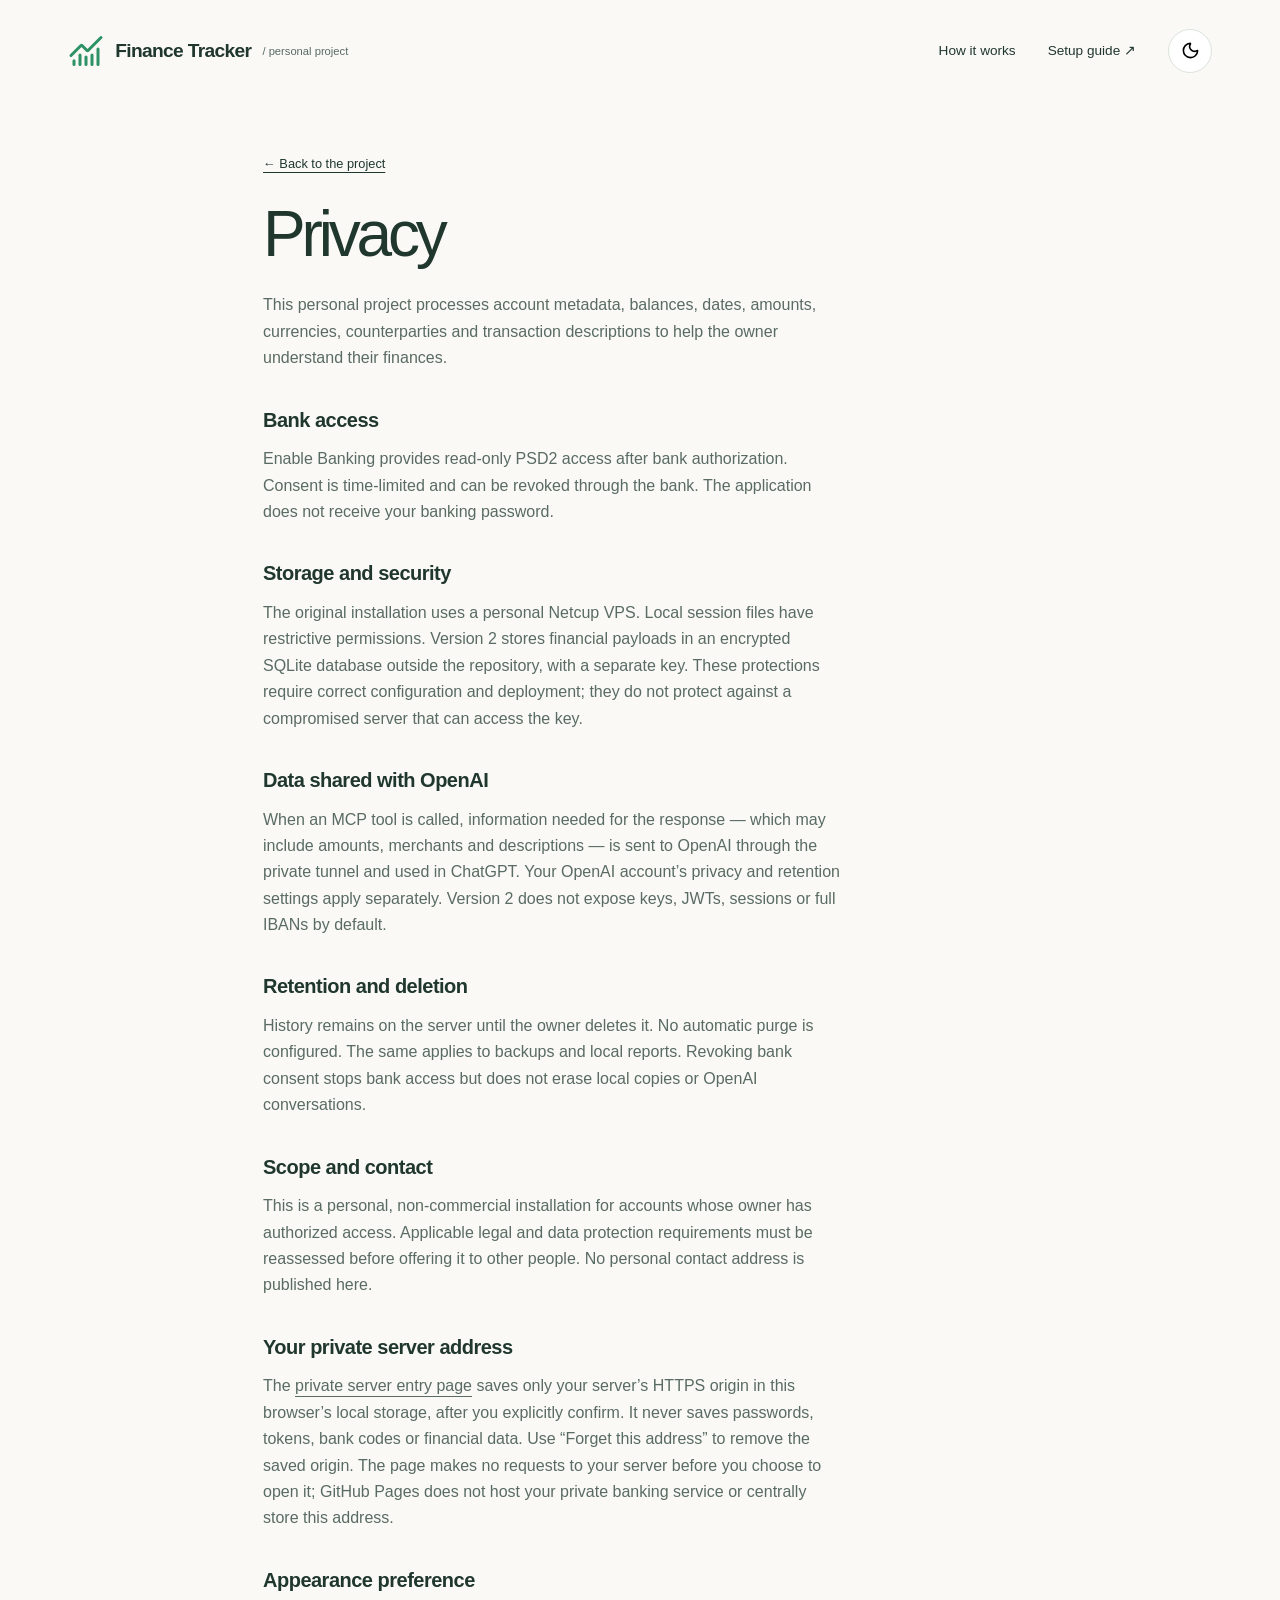
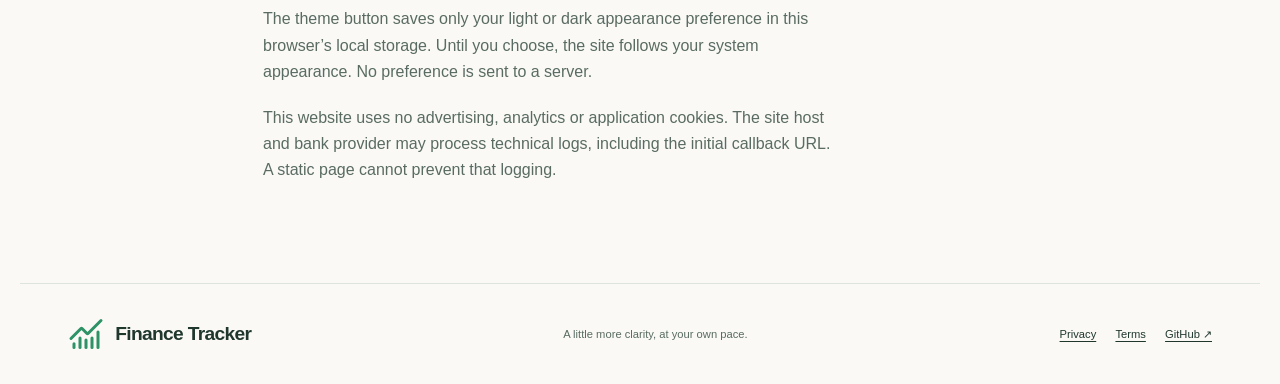
<file: privacy.html>
<!doctype html>
<html lang="en">
<head>
  <meta charset="utf-8">
  <meta name="viewport" content="width=device-width,initial-scale=1">
  <meta name="referrer" content="no-referrer">
  <meta http-equiv="Content-Security-Policy" content="default-src 'none'; style-src 'self'; script-src 'self'; base-uri 'none'; form-action 'none'; connect-src 'none'; img-src 'self'">
  <meta name="description" content="A self-hosted finance MCP server for ChatGPT. Explore bank accounts, spending and recurring payments with read-only tools and encrypted local storage.">
  <script src="theme.js"></script>
  <link rel="stylesheet" href="style.css">
  <link rel="icon" href="favicon.svg" type="image/svg+xml">
  <title>Privacy — Finance Tracker</title>
</head>
<body><a class="skip" href="#main">Skip to content</a>
<header><nav aria-label="Main navigation">
  <a class="brand" href="index.html"><img class="brand-mark" src="favicon.svg" alt="" width="36" height="36">Finance Tracker<span class="project-label"> / personal project</span></a>
  <div class="nav-links"><a href="index.html#how-it-works">How it works</a><a href="installation.html">Setup guide <span aria-hidden="true">↗</span></a><button class="theme-toggle" id="theme-toggle" type="button" aria-label="Switch to dark theme" aria-pressed="false" title="Switch to dark theme"><img class="moon-icon" src="moon.svg" alt="" width="19" height="19"><img class="sun-icon" src="sun.svg" alt="" width="19" height="19"></button></div>
</nav></header><main id="main" class="document"><a class="back-link" href="index.html">← Back to the project</a><h1>Privacy</h1>
<p>This personal project processes account metadata, balances, dates, amounts, currencies, counterparties and transaction descriptions to help the owner understand their finances.</p>
<h2>Bank access</h2><p>Enable Banking provides read-only PSD2 access after bank authorization. Consent is time-limited and can be revoked through the bank. The application does not receive your banking password.</p>
<h2>Storage and security</h2><p>The original installation uses a personal Netcup VPS. Local session files have restrictive permissions. Version 2 stores financial payloads in an encrypted SQLite database outside the repository, with a separate key. These protections require correct configuration and deployment; they do not protect against a compromised server that can access the key.</p>
<h2>Data shared with OpenAI</h2><p>When an MCP tool is called, information needed for the response — which may include amounts, merchants and descriptions — is sent to OpenAI through the private tunnel and used in ChatGPT. Your OpenAI account’s privacy and retention settings apply separately. Version 2 does not expose keys, JWTs, sessions or full IBANs by default.</p>
<h2>Retention and deletion</h2><p>History remains on the server until the owner deletes it. No automatic purge is configured. The same applies to backups and local reports. Revoking bank consent stops bank access but does not erase local copies or OpenAI conversations.</p>
<h2>Scope and contact</h2><p>This is a personal, non-commercial installation for accounts whose owner has authorized access. Applicable legal and data protection requirements must be reassessed before offering it to other people. No personal contact address is published here.</p>
<h2>Your private server address</h2><p>The <a href="connection.html">private server entry page</a> saves only your server’s HTTPS origin in this browser’s local storage, after you explicitly confirm. It never saves passwords, tokens, bank codes or financial data. Use “Forget this address” to remove the saved origin. The page makes no requests to your server before you choose to open it; GitHub Pages does not host your private banking service or centrally store this address.</p>
<h2>Appearance preference</h2><p>The theme button saves only your light or dark appearance preference in this browser’s local storage. Until you choose, the site follows your system appearance. No preference is sent to a server.</p>
<p>This website uses no advertising, analytics or application cookies. The site host and bank provider may process technical logs, including the initial callback URL. A static page cannot prevent that logging.</p></main><footer><a class="brand" href="index.html"><img class="brand-mark" src="favicon.svg" alt="" width="36" height="36">Finance Tracker</a><p>A little more clarity, at your own pace.</p><div><a href="privacy.html">Privacy</a><a href="terms.html">Terms</a><a href="https://github.com/edouaz/finance-bot">GitHub ↗</a></div></footer></body>
</html>
</file>
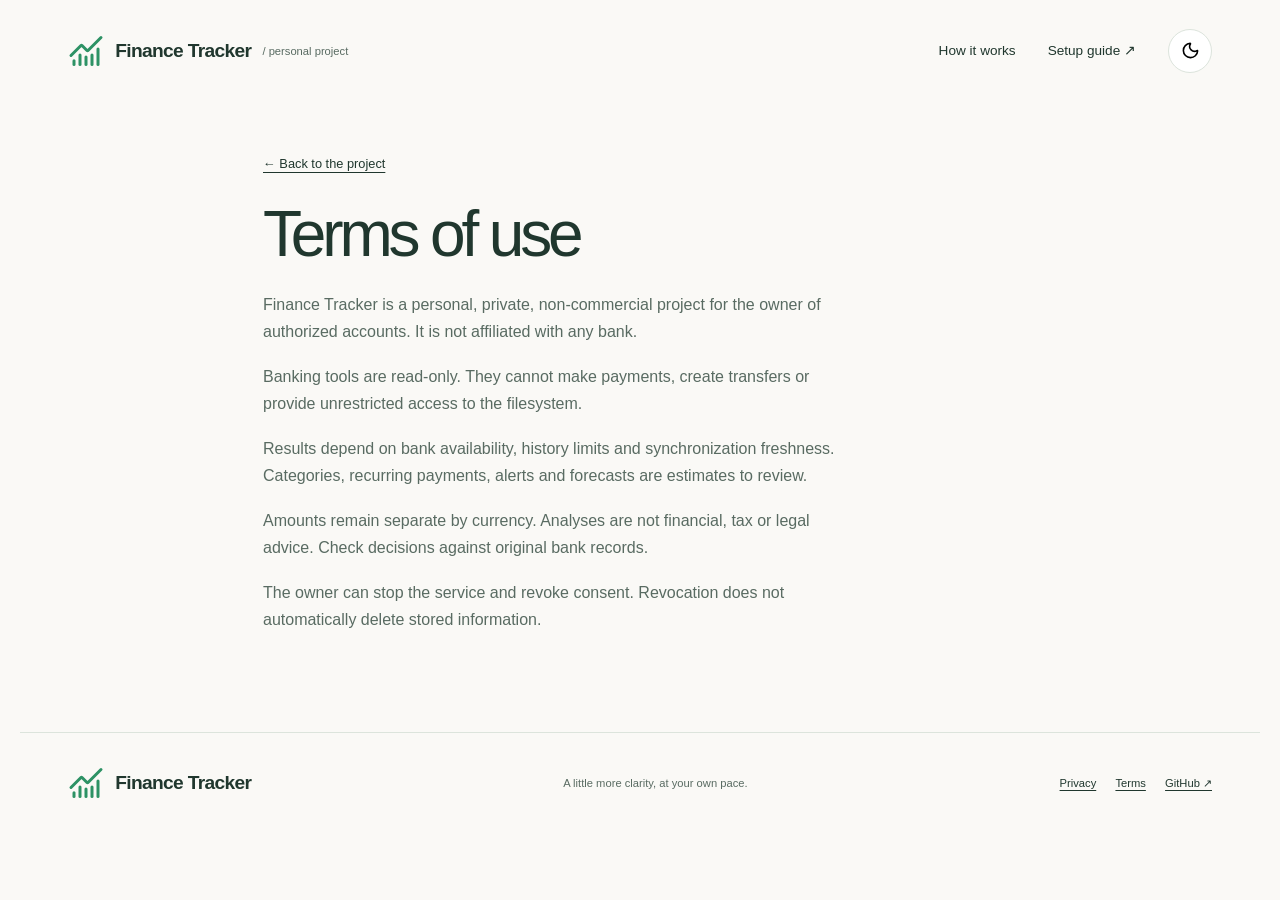
<file: terms.html>
<!doctype html>
<html lang="en">
<head>
  <meta charset="utf-8">
  <meta name="viewport" content="width=device-width,initial-scale=1">
  <meta name="referrer" content="no-referrer">
  <meta http-equiv="Content-Security-Policy" content="default-src 'none'; style-src 'self'; script-src 'self'; base-uri 'none'; form-action 'none'; connect-src 'none'; img-src 'self'">
  <meta name="description" content="A self-hosted finance MCP server for ChatGPT. Explore bank accounts, spending and recurring payments with read-only tools and encrypted local storage.">
  <script src="theme.js"></script>
  <link rel="stylesheet" href="style.css">
  <link rel="icon" href="favicon.svg" type="image/svg+xml">
  <title>Terms of use — Finance Tracker</title>
</head>
<body><a class="skip" href="#main">Skip to content</a>
<header><nav aria-label="Main navigation">
  <a class="brand" href="index.html"><img class="brand-mark" src="favicon.svg" alt="" width="36" height="36">Finance Tracker<span class="project-label"> / personal project</span></a>
  <div class="nav-links"><a href="index.html#how-it-works">How it works</a><a href="installation.html">Setup guide <span aria-hidden="true">↗</span></a><button class="theme-toggle" id="theme-toggle" type="button" aria-label="Switch to dark theme" aria-pressed="false" title="Switch to dark theme"><img class="moon-icon" src="moon.svg" alt="" width="19" height="19"><img class="sun-icon" src="sun.svg" alt="" width="19" height="19"></button></div>
</nav></header><main id="main" class="document"><a class="back-link" href="index.html">← Back to the project</a><h1>Terms of use</h1>
<p>Finance Tracker is a personal, private, non-commercial project for the owner of authorized accounts. It is not affiliated with any bank.</p><p>Banking tools are read-only. They cannot make payments, create transfers or provide unrestricted access to the filesystem.</p><p>Results depend on bank availability, history limits and synchronization freshness. Categories, recurring payments, alerts and forecasts are estimates to review.</p><p>Amounts remain separate by currency. Analyses are not financial, tax or legal advice. Check decisions against original bank records.</p><p>The owner can stop the service and revoke consent. Revocation does not automatically delete stored information.</p></main><footer><a class="brand" href="index.html"><img class="brand-mark" src="favicon.svg" alt="" width="36" height="36">Finance Tracker</a><p>A little more clarity, at your own pace.</p><div><a href="privacy.html">Privacy</a><a href="terms.html">Terms</a><a href="https://github.com/edouaz/finance-bot">GitHub ↗</a></div></footer></body>
</html>
</file>
<file: style.css>
:root {
  color-scheme:light;
  --paper:#faf9f6;
  --ink:#20372e;
  --muted:#596b62;
  --green:#216645;
  --line:#dce4dc;
  --surface:#ffffff;
  --soft:#edf3ec;
  --accent:#387450;
  --hover:#184f35;
  --on-accent:#ffffff;
  --field-border:#96ad9c;
  --glow:#dfecdf;
  --shadow:#183d2512;
  font-family:"Avenir Next",Avenir,"Segoe UI",sans-serif;
  background:var(--paper);
  color:var(--ink);
  line-height:1.65;
  font-synthesis:none
}
* {
  box-sizing:border-box
}
html {
  scroll-behavior:smooth;
  scroll-padding-top:2rem
}
body {
  margin:0
}
a {
  color:inherit;
  text-decoration-thickness:1px;
  text-underline-offset:.3em
}
a,button {
  touch-action:manipulation
}
a:focus-visible,button:focus-visible,textarea:focus-visible,input:focus-visible {
  outline:3px solid var(--green);
  outline-offset:5px
}
header,main,footer {
  max-width:1240px;
  margin:auto;
  padding-inline:3rem
}
header {
  padding-block:1.8rem
}
nav,.brand,.nav-links,.actions {
  display:flex;
  align-items:center
}
nav {
  justify-content:space-between;
  gap:1.5rem
}
.brand {
  gap:.7rem;
  font-weight:650;
  letter-spacing:-.035em;
  text-decoration:none;
  font-size:1.2rem
}
.brand-mark {
  display:block;
  width:36px;
  height:36px;
  flex-shrink:0
}
.project-label {
  font-size:.7rem;
  color:var(--muted);
  letter-spacing:0;
  font-weight:400
}
.nav-links {
  gap:2rem;
  font-size:.85rem
}
.nav-links a {
  text-decoration:none
}
.nav-links a:hover,.text-link:hover {
  color:var(--green);
  text-decoration:underline
}
.skip {
  position:absolute;
  top:-100px;
  left:1rem;
  padding:.7rem;
  background:var(--paper);
  z-index:5
}
.skip:focus {
  top:1rem
}
.hero {
  display:grid;
  grid-template-columns:1.1fr 1fr;
  gap:2rem;
  align-items:center;
  padding-block:5rem 4rem
}
.eyebrow {
  font-size:.75rem;
  font-weight:600;
  letter-spacing:.06em;
  display:flex;
  gap:.6rem;
  align-items:center
}
h1,h2,h3,p,figure {
  margin:0
}
h1 {
  font-size:clamp(3rem,5.3vw,4.8rem);
  line-height:1.07;
  font-weight:500;
  letter-spacing:-.065em;
  margin-block:1.5rem
}
h1 em {
  font-family:Georgia,"Times New Roman",serif;
  font-weight:400;
  color:var(--accent);
  letter-spacing:-.06em
}
.intro {
  font-size:1rem;
  max-width:44ch;
  color:var(--muted);
  line-height:1.85
}
.actions {
  gap:1.6rem;
  flex-wrap:wrap;
  margin-top:2rem
}
.button {
  display:inline-flex;
  align-items:center;
  justify-content:center;
  gap:1.8rem;
  padding:.9rem 1.2rem;
  background:var(--green);
  color:var(--on-accent);
  border-radius:8px;
  text-decoration:none;
  font-size:.85rem;
  font-weight:600;
  transition:transform .2s,background .2s
}
.button:hover,button:hover {
  background:var(--hover);
  transform:translateY(-2px)
}
.button:active,button:active {
  transform:translateY(1px)
}
.text-link {
  font-size:.8rem;
  text-decoration:none
}
.hero-note {
  font-size:.68rem;
  color:var(--muted);
  margin-top:1.3rem;
  word-spacing:.15em
}
.visual {
  position:relative;
  min-height:450px;
  display:flex;
  align-items:center;
  justify-content:center;
  isolation:isolate;
  overflow:clip
}
.visual-grid {
  position:absolute;
  inset:0;
  border-radius:50%;
  background:radial-gradient(ellipse,var(--glow),transparent 70%);
  z-index:-2
}
.orbit {
  position:absolute;
  border:1px solid var(--line);
  border-radius:50%;
  z-index:-1;
  width:90%;
  height:82%;
  transform:rotate(-23deg)
}
.orbit-two {
  width:76%;
  height:100%;
  transform:rotate(32deg)
}
.summary {
  background:var(--surface);
  border:1px solid var(--line);
  box-shadow:0 22px 65px var(--shadow);
  border-radius:18px;
  width:85%;
  max-width:370px;
  padding:1.5rem;
  transform:rotate(-3deg);
  animation:arrive .8s .1s both
}
.summary-top {
  display:flex;
  align-items:center;
  justify-content:space-between;
  gap:1rem;
  font-size:.7rem;
  font-weight:600
}
.demo {
  font-weight:400;
  font-size:.6rem;
  background:var(--soft);
  padding:.15rem .5rem;
  border-radius:4px;
  color:var(--muted)
}
.balance-label {
  font-size:.65rem;
  color:var(--muted);
  margin-top:1.9rem
}
.balance {
  font-variant-numeric:tabular-nums;
  font-size:2.5rem;
  line-height:1.4;
  letter-spacing:-.05em
}
.balance span {
  font-size:1.8rem
}
.chart {
  width:100%;
  height:auto;
  margin-top:.7rem;
  overflow:visible
}
.chart-guide {
  stroke:var(--line);
  stroke-width:1;
  fill:none;
  stroke-dasharray:3 5
}
.chart-fill {
  fill:var(--soft)
}
.chart-line {
  stroke:var(--accent);
  stroke-width:2.5;
  stroke-linecap:round;
  stroke-linejoin:round;
  fill:none;
  stroke-dasharray:420;
  stroke-dashoffset:0;
  animation:draw 1.6s ease-out both
}
.chart-caption {
  display:flex;
  justify-content:space-between;
  font-size:.55rem;
  color:var(--muted)
}
.transaction {
  border-top:1px solid var(--line);
  margin-top:1.3rem;
  padding-top:1rem;
  display:flex;
  align-items:center;
  gap:.7rem;
  font-size:.65rem
}
.transaction-icon {
  background:var(--soft);
  padding:.35rem .65rem;
  border-radius:9px;
  font-size:1rem
}
.transaction small,.floating-note small {
  display:block;
  color:var(--muted);
  font-size:.58rem
}
.transaction strong {
  margin-left:auto;
  white-space:nowrap;
  font-variant-numeric:tabular-nums
}
.floating-note {
  position:absolute;
  bottom:48px;
  right:0;
  display:flex;
  align-items:center;
  gap:.7rem;
  background:var(--surface);
  box-shadow:0 10px 35px var(--shadow);
  border:1px solid var(--line);
  border-radius:12px;
  padding:.9rem 1.1rem;
  font-size:.72rem;
  animation:arrive 1s .35s both
}
.note-icon {
  background:var(--soft);
  color:var(--green);
  border-radius:50%;
  padding:.25rem .65rem;
  font-size:1.1rem
}
.visual figcaption {
  position:absolute;
  bottom:0;
  font-size:.58rem;
  color:var(--muted);
  text-align:center
}
.principles {
  border-block:1px solid var(--line);
  display:flex;
  justify-content:space-between;
  gap:1.5rem;
  padding-block:1.4rem;
  font-size:.75rem
}
.principles p {
  display:flex;
  align-items:center;
  gap:.7rem
}
.principles span {
  font-size:1.3rem;
  color:var(--accent)
}
.features {
  display:grid;
  grid-template-columns:1fr 1fr;
  gap:6rem;
  padding-block:6rem
}
.section-heading h2,.setup h2 {
  font-size:clamp(2rem,3.5vw,3rem);
  font-weight:500;
  letter-spacing:-.05em;
  line-height:1.15;
  margin-block:1.2rem
}
.section-heading>p:last-child,.setup p:not(.eyebrow) {
  color:var(--muted);
  max-width:42ch;
  font-size:.9rem
}
.feature-list article {
  display:flex;
  gap:1.4rem;
  padding-block:1.6rem;
  border-bottom:1px solid var(--line)
}
.feature-list article:first-child {
  padding-top:0
}
.number {
  font-size:.7rem;
  color:var(--accent);
  padding-top:.3rem;
  font-variant-numeric:tabular-nums
}
h3 {
  font-size:1.05rem;
  font-weight:600;
  letter-spacing:-.02em
}
.feature-list p {
  color:var(--muted);
  font-size:.82rem;
  margin-top:.5rem;
  max-width:46ch
}
.setup {
  background:var(--soft);
  border-radius:18px;
  padding:3rem;
  display:grid;
  grid-template-columns:1.3fr 1fr;
  gap:3rem;
  align-items:center
}
.setup .button {
  margin-top:1.5rem
}
.setup-steps {
  list-style:none;
  margin:0;
  padding:0
}
.setup-steps li {
  padding:1.1rem 0;
  border-bottom:1px solid var(--line);
  font-size:.8rem;
  display:flex;
  gap:1.2rem
}
.setup-steps span {
  color:var(--muted);
  font-size:.65rem;
  padding-top:.1rem
}
.disclaimer {
  padding-block:2.4rem 3.5rem
}
.disclaimer p {
  max-width:100ch;
  color:var(--muted);
  font-size:.68rem
}
footer {
  border-top:1px solid var(--line);
  padding-block:2rem;
  display:flex;
  justify-content:space-between;
  align-items:center;
  gap:1rem
}
footer p {
  font-size:.7rem;
  color:var(--muted)
}
footer>div {
  display:flex;
  gap:1.2rem;
  font-size:.7rem
}
.document {
  max-width:850px;
  padding-block:3rem 5rem
}
.document h1 {
  font-size:clamp(2.5rem,6vw,4rem);
  overflow-wrap:anywhere
}
.document h2 {
  font-size:1.25rem;
  margin-block:2rem .6rem;
  letter-spacing:-.025em;
  font-weight:600
}
.document p {
  margin-bottom:1.2rem;
  color:var(--muted);
  max-width:65ch
}
.document .back-link {
  font-size:.8rem
}
.document label {
  display:block;
  margin-block:1rem .5rem;
  font-size:.85rem
}
textarea {
  width:100%;
  min-height:140px;
  background:var(--surface);
  color:var(--ink);
  border:1px solid var(--field-border);
  border-radius:8px;
  padding:1rem;
  font:inherit;
  font-size:.85rem;
  resize:vertical
}
button {
  background:var(--green);
  color:var(--on-accent);
  border:0;
  border-radius:8px;
  padding:.8rem 1rem;
  font:inherit;
  font-size:.85rem;
  cursor:pointer;
  transition:transform .2s,background .2s
}
.hero-copy {
  animation:arrive .7s both
}
#how-it-works {
  scroll-margin-top:2rem
}
@keyframes arrive {
  from {
  opacity:0;
  translate:0 15px
}
to {
  opacity:1;
  translate:0 0
}

}
@keyframes draw {
  from {
  stroke-dashoffset:420
}
to {
  stroke-dashoffset:0
}

}
@media(min-width:1400px) {
  .hero {
  padding-block:6rem 5rem
}

}
@media(max-width:900px) {
  header,main,footer {
  padding-inline:1.5rem
}
.project-label {
  display:none
}
.hero {
  gap:1rem;
  padding-top:3rem
}
.actions {
  gap:1rem
}
.visual {
  min-height:410px
}
.features {
  gap:3rem
}
.floating-note {
  right:-.5rem
}
.setup {
  padding:2rem;
  gap:2rem
}
footer {
  flex-wrap:wrap
}

}
@media(max-width:650px) {
  header {
  padding-block:1.2rem
}
.brand {
  font-size:1rem
}
.brand-mark {
  width:30px;
  height:30px;
  font-size:1.6rem
}
.nav-links {
  gap:1rem;
  font-size:.72rem
}
.nav-links a:first-child {
  display:none
}
.hero {
  grid-template-columns:1fr;
  padding-block:2.5rem 2rem;
  gap:1rem
}
h1 {
  font-size:clamp(2.8rem,12vw,4rem)
}
.intro {
  max-width:42ch
}
.visual {
  min-height:430px;
  max-width:440px;
  width:100%;
  margin:auto
}
.summary {
  width:84%
}
.floating-note {
  right:0;
  bottom:40px
}
.principles {
  flex-direction:column;
  gap:.6rem;
  padding-block:1.2rem
}
.features {
  grid-template-columns:1fr;
  gap:2rem;
  padding-block:3.5rem
}
.setup {
  grid-template-columns:1fr;
  padding:1.6rem;
  gap:1.2rem
}
.setup-steps li:last-child {
  border-bottom:0
}
.disclaimer {
  padding-block:2rem
}
footer {
  align-items:flex-start;
  flex-direction:column;
  gap:1rem
}
.document {
  padding-block:2rem 3rem
}
.document h1 {
  font-size:2.7rem
}

}
@media(prefers-reduced-motion:reduce) {
  html {
  scroll-behavior:auto
}
*,*::before,*::after {
  animation:none!important;
  transition:none!important
}

}

/* Documentation stays readable alongside the landing page's shared navigation. */
.guide { padding-block: 2rem 5rem; }
.guide-heading { padding: 0 0 3rem; max-width: none; }
.guide-heading .eyebrow { margin-top: 2.5rem; }
.guide-heading h1 { font-size: clamp(2.8rem, 5vw, 4.5rem); }
.guide-heading > p:last-child { max-width: 54ch; color: var(--muted); }
.guide-layout { display: grid; grid-template-columns: 200px minmax(0, 1fr); gap: 4rem; align-items: start; }
.guide-toc { position: sticky; top: 2rem; }
.guide-toc nav { display: flex; flex-direction: column; align-items: flex-start; gap: .6rem; }
.guide-toc p { font-size: .7rem; color: var(--muted); margin-bottom: .4rem; }
.guide-toc a { font-size: .8rem; text-decoration: none; }
.guide-toc a:hover { text-decoration: underline; }
.guide-content { min-width: 0; max-width: 74ch; }
.guide-section { padding-block: 0 2.8rem; scroll-margin-top: 2rem; }
.guide-section h2 { font-size: 1.5rem; line-height: 1.3; letter-spacing: -.035em; font-weight: 600; margin-bottom: 1.2rem; }
.guide-section p, .guide-section li, .guide-section dd { font-size: .9rem; color: var(--muted); }
.guide-section p { margin-block: 1rem; }
.guide-section li { margin-bottom: .6rem; }
.guide-section ol { padding-left: 1.3rem; }
.guide-section dt { font-weight: 600; font-size: .9rem; margin-top: 1.1rem; overflow-wrap: anywhere; }
.guide-section dd { margin: .4rem 0 0; }
.guide-note { background: var(--soft); border-left: 3px solid var(--accent); padding: 1rem 1.2rem; font-size: .85rem; margin-block: 1.4rem; }
code { font-family: ui-monospace, SFMono-Regular, Consolas, monospace; font-size: .85em; overflow-wrap: anywhere; }
pre { max-width: 100%; overflow-x: auto; background: var(--soft); border: 1px solid var(--line); border-radius: 10px; padding: 1.2rem; line-height: 1.8; }
pre code { font-size: .75rem; overflow-wrap: normal; }
.nav-links [aria-current="page"] { text-decoration: underline; }
@media (max-width: 760px) {
  .guide-layout { grid-template-columns: minmax(0, 1fr); gap: 2.5rem; }
  .guide-toc { position: static; padding-bottom: 1.5rem; border-bottom: 1px solid var(--line); }
  .guide-toc nav { display: grid; grid-template-columns: repeat(2, minmax(0, 1fr)); gap: .7rem 1rem; }
  .guide-toc p { grid-column: 1 / -1; }
  .guide-section h2 { font-size: 1.3rem; }
  .guide-heading { padding-bottom: 2rem; }
}

/* Private-server navigation uses the same local document and button styles. */
.connection-panel { background:var(--soft); border:1px solid var(--line); border-radius:14px; padding:1.5rem; margin-block:2rem; }
.connection-panel input { display:block; width:100%; background:var(--surface); color:var(--ink); border:1px solid var(--field-border); border-radius:8px; padding:.9rem; font:inherit; font-size:.9rem; }
.connection-panel .actions { margin-block:1.2rem 0; gap:.8rem; }
.connection-panel #status { font-size:.85rem; overflow-wrap:anywhere; margin-block:1rem 0; }
button:disabled { opacity:.55; cursor:not-allowed; transform:none; }
.connection-panel label { font-weight:600; }
.connection-panel #server-help { font-size:.8rem; }
.connection-panel .secondary-button { background:transparent; color:var(--green); border:1px solid var(--green); }
@media(max-width:650px) {
  header>nav,.nav-links { flex-wrap:wrap; }
}

:root[data-theme="dark"] {
  color-scheme:dark;
  --paper:#111b17;
  --ink:#e6eee7;
  --muted:#a7b8ab;
  --green:#91d5a8;
  --line:#32463a;
  --surface:#1a2921;
  --soft:#21362a;
  --accent:#98cfa5;
  --hover:#afe5bf;
  --on-accent:#11271a;
  --field-border:#66806c;
  --glow:#294c35;
  --shadow:#00000030;
}
.nav-links { flex-wrap:wrap; }
.theme-toggle {
  display:none;
  align-items:center;
  justify-content:center;
  flex-shrink:0;
  width:44px;
  height:44px;
  padding:0;
  border:1px solid var(--line);
  border-radius:50%;
  background:var(--surface);
  color:var(--ink);
}
:root[data-theme] .theme-toggle { display:inline-flex; }
.theme-toggle:hover { background:var(--soft); transform:none; }
.theme-toggle img { width:19px; height:19px; }
.theme-toggle .sun-icon { display:none; }
[data-theme="dark"] .theme-toggle .moon-icon { display:none; }
[data-theme="dark"] .theme-toggle .sun-icon { display:block; }
[data-theme="dark"] .theme-toggle img { filter:invert(1); }
@media(max-width:650px) {
  header>nav { gap:.8rem; }
  .nav-links { gap:.8rem; }
}
</file>
